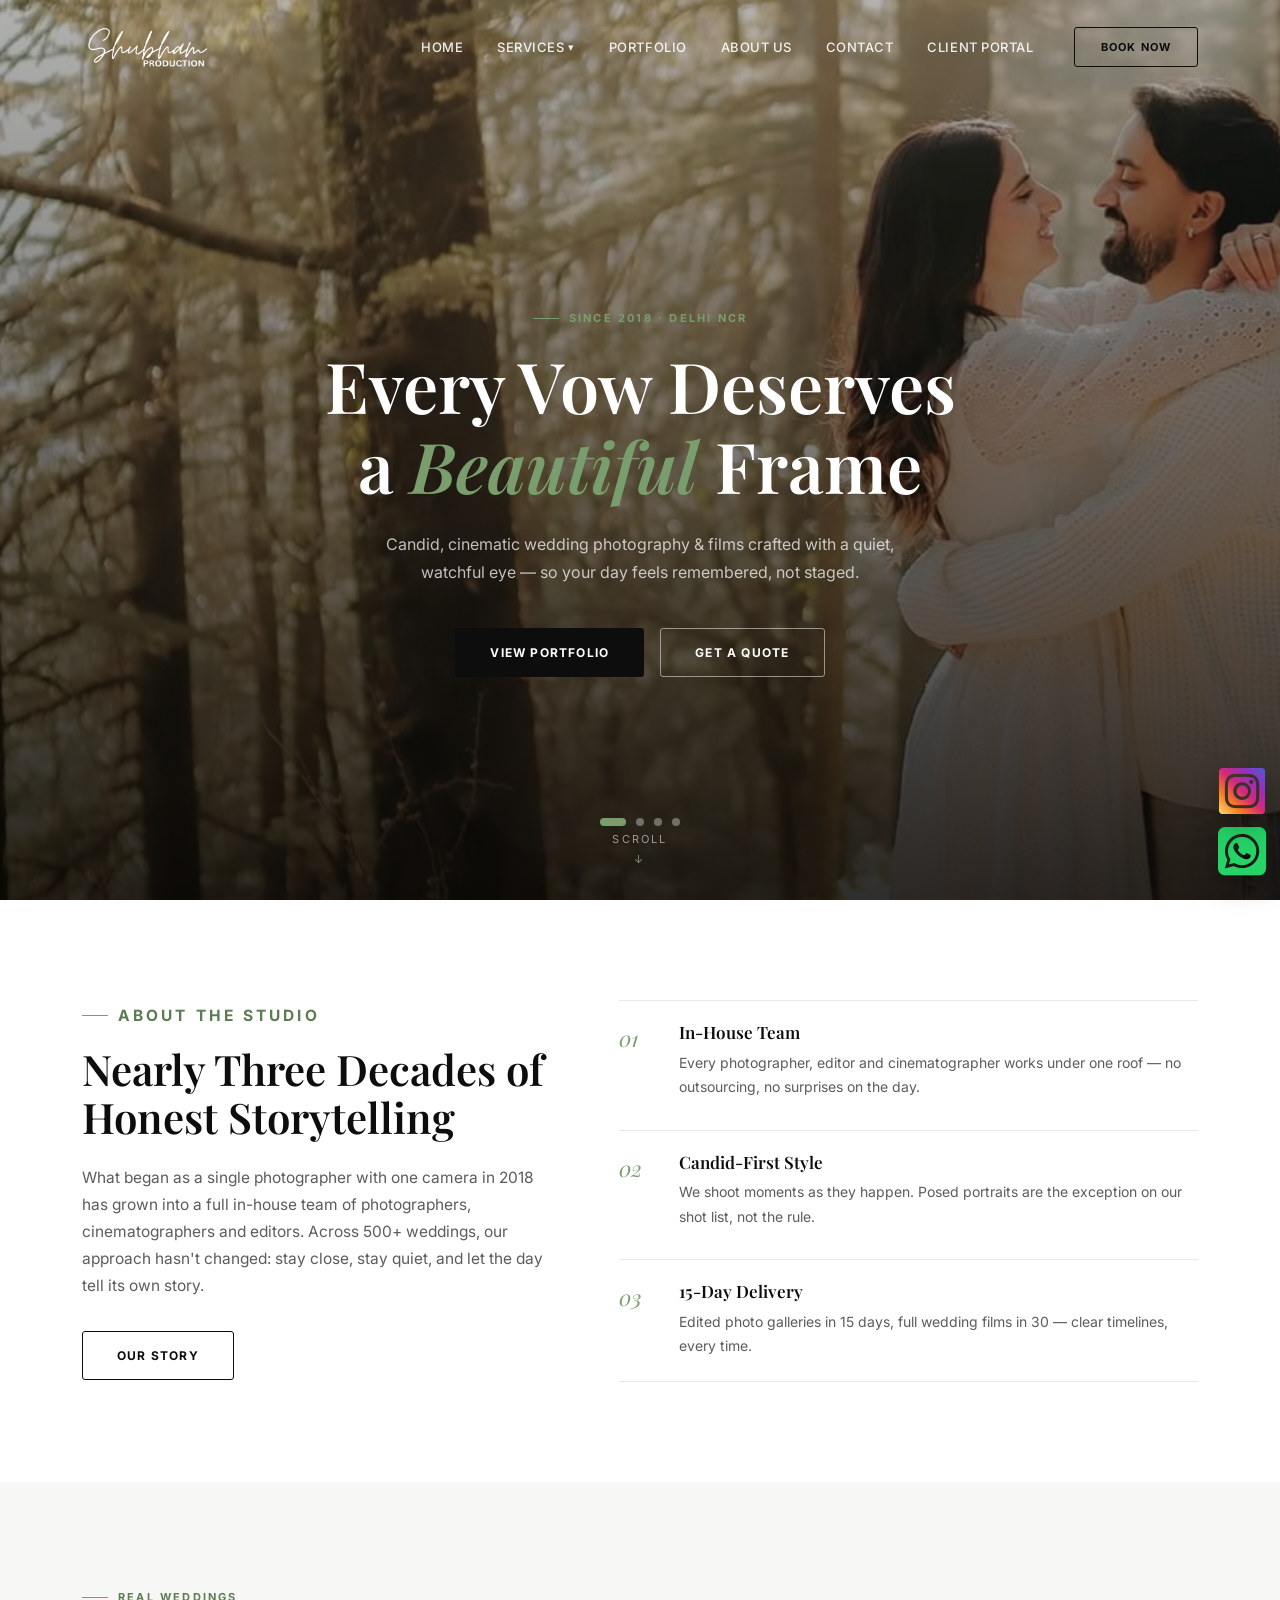
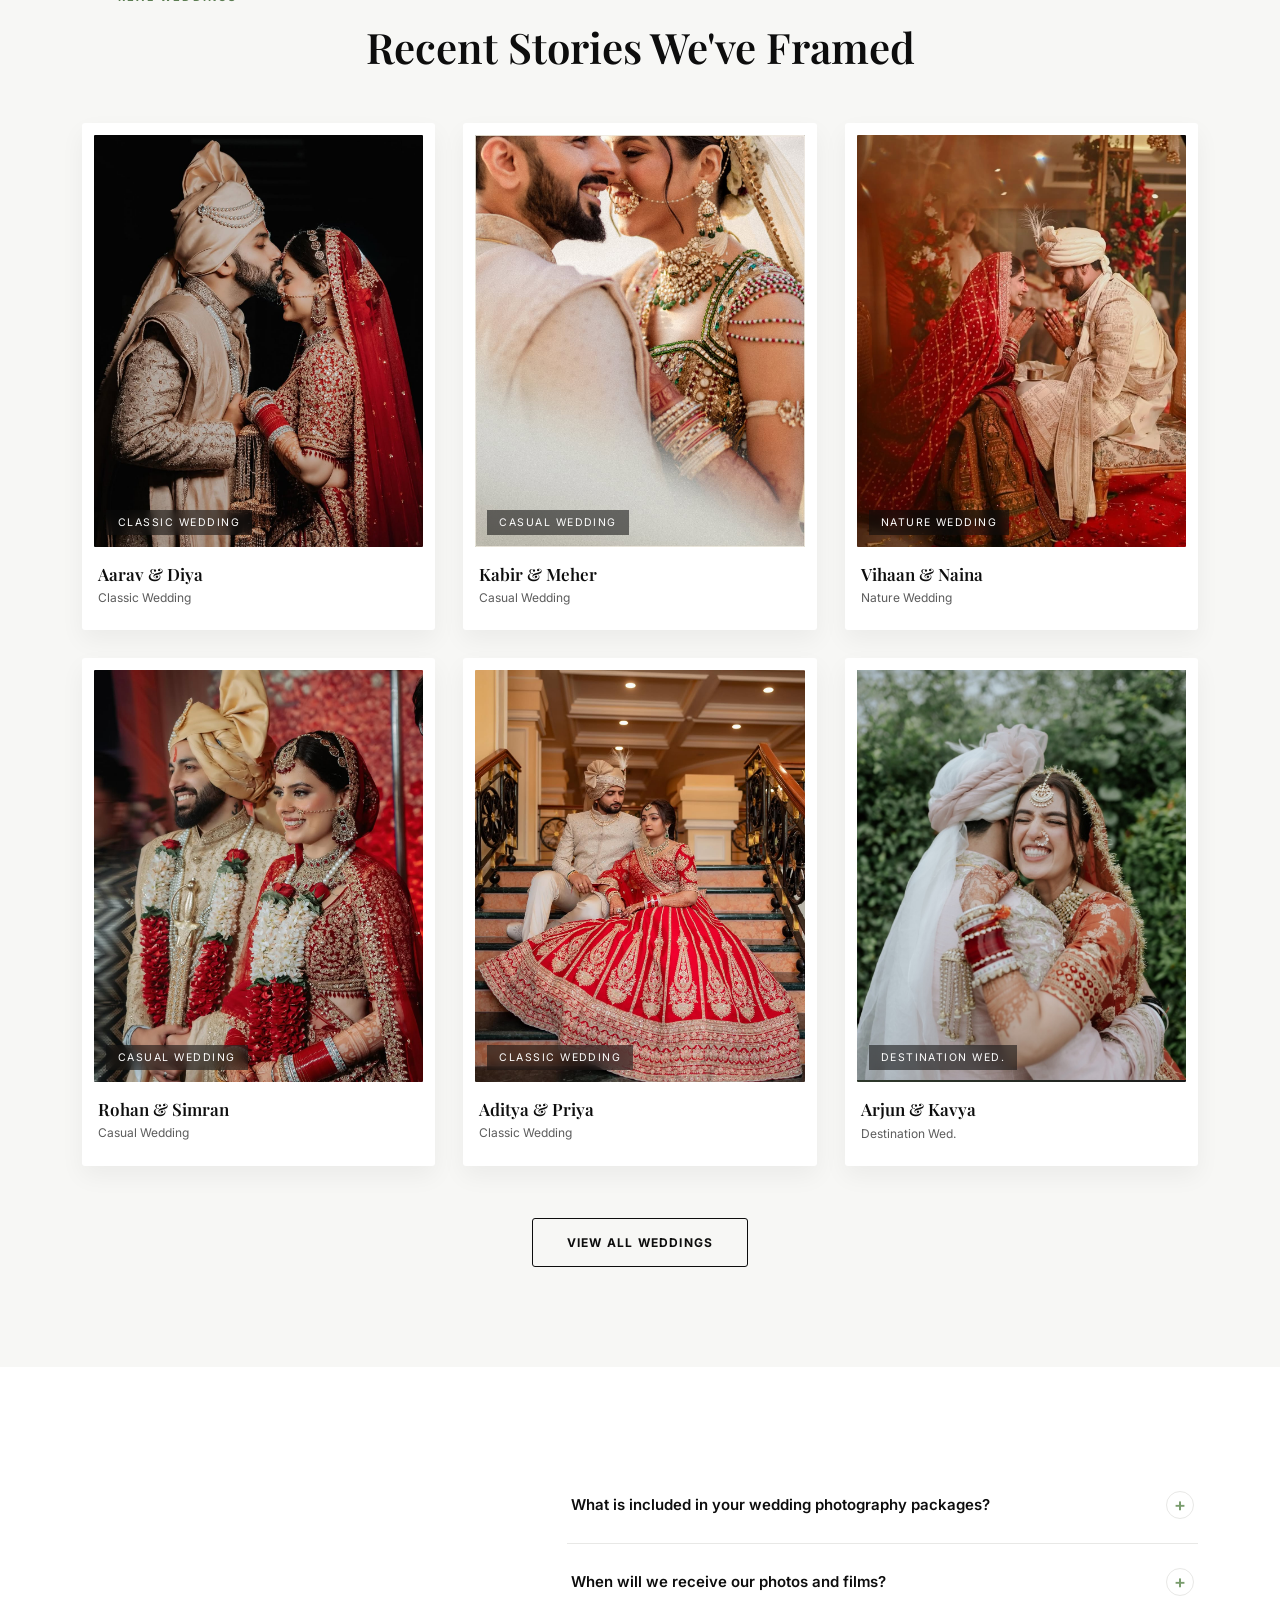
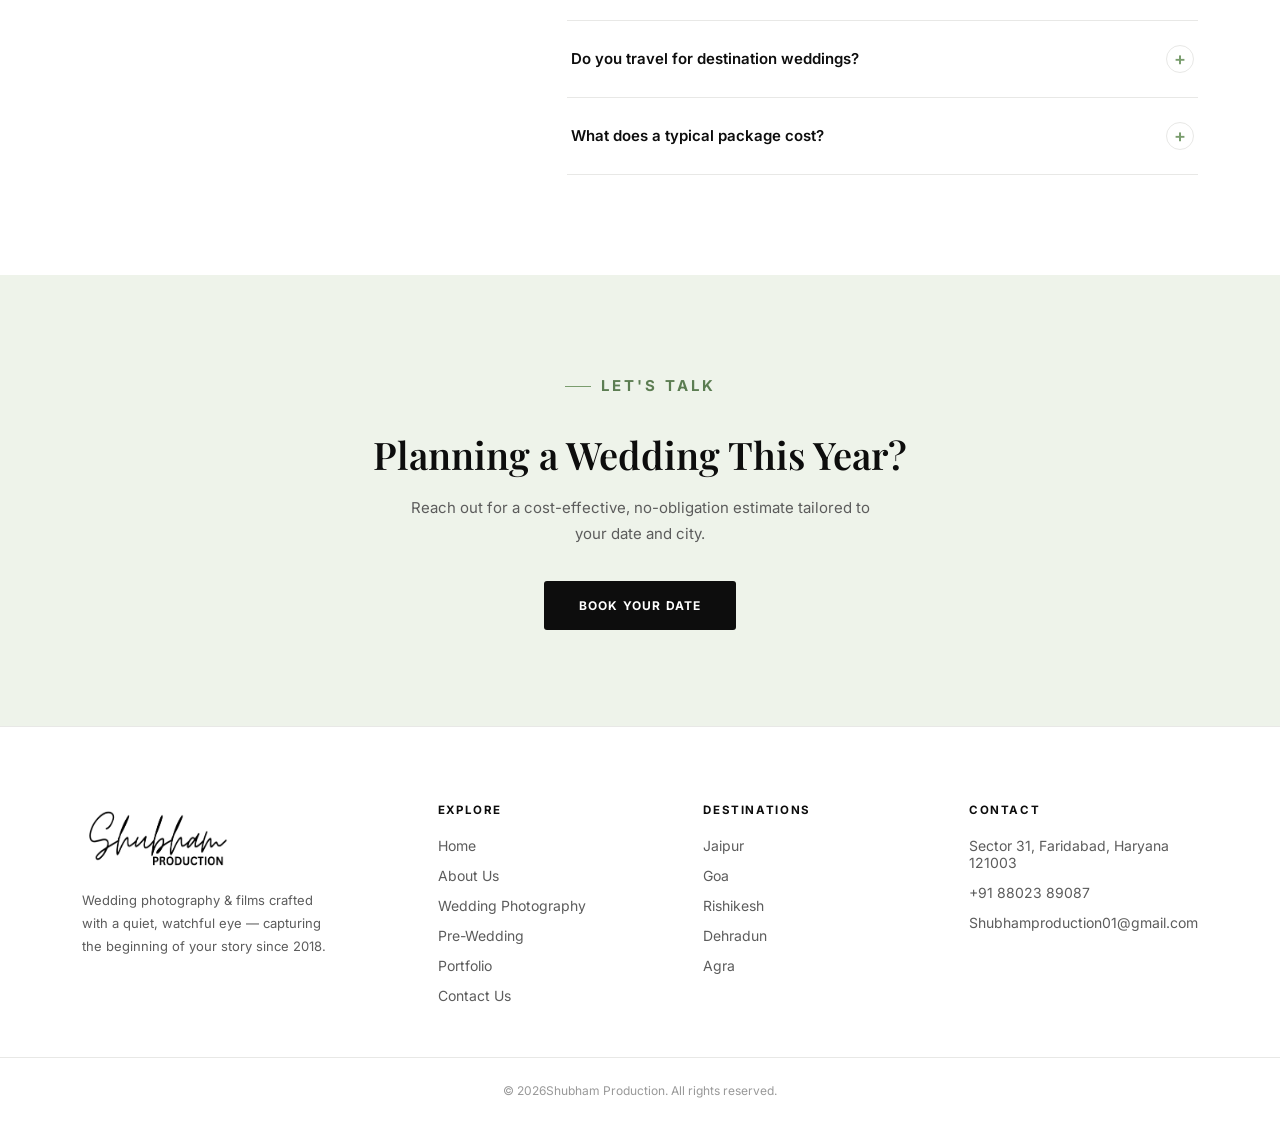
<file: index.html>
<!DOCTYPE html>
<html lang="en">

<head>
  <meta charset="UTF-8">
  <meta name="viewport" content="width=device-width, initial-scale=1.0">
  <title>Shubham Production | Wedding Photography &amp; Films</title>
  <link rel="preconnect" href="https://fonts.googleapis.com">
  <link
    href="https://fonts.googleapis.com/css2?family=Playfair+Display:ital,wght@0,500;0,600;0,700;1,500&family=Inter:wght@400;500;600&display=swap"
    rel="stylesheet">
  <link rel="stylesheet" href="style.css">
  <link rel="stylesheet" href="offer-popup.css">
  <link rel="stylesheet" href="https://cdnjs.cloudflare.com/ajax/libs/font-awesome/6.5.2/css/all.min.css">
  <link rel="icon" href="img/favicon.png">
</head>

<body>

  <header class="site-header" id="header">
    <div class="header-inner">
      <a href="index.html" class="logo h-logo"><img src="img/logo-white.png" alt="Shubham Production"></a>
      <nav class="main-nav" id="mainNav">
        <a href="index.html" class="nav-link active">Home</a>
        <div class="nav-dropdown">
          <a href="#" class="nav-link">Services <i class="chev">▾</i></a>
          <div class="dropdown-menu">
            <a href="pre-wedding.html">Pre-Wedding Photography</a>
            <a href="wedding.html">Wedding Photography</a>
          </div>
        </div>
        <a href="portfolio.html" class="nav-link">Portfolio</a>
        <a href="about.html" class="nav-link">About Us</a>
        <a href="contact.html" class="nav-link">Contact</a>
        <a href="client-portal.html" class="nav-link">Client Portal</a>
      </nav>
      <a href="contact.html" class="btn btn-outline header-cta">Book Now</a>
      <button class="menu-toggle" id="menuToggle" aria-label="Toggle menu">
        <span></span><span></span><span></span>
      </button>
    </div>
  </header>

  <!-- ================= HERO (rotating Ken Burns slideshow) ================= -->
  <section class="hero" id="home">
    <div class="hero-slideshow" id="heroSlideshow">
      <div class="hero-slide active"></div>
      <div class="hero-slide"></div>
      <div class="hero-slide"></div>
      <div class="hero-slide"></div>
    </div>
    <div class="hero-overlay"></div>
    <div class="hero-content">
      <p class="eyebrow">Since 2018 · Delhi NCR</p>
      <h1>Every Vow Deserves<br>a <em>Beautiful</em> Frame</h1>
      <p class="hero-sub">Candid, cinematic wedding photography &amp; films crafted with a quiet, watchful eye — so your
        day feels remembered, not staged.</p>
      <div class="hero-actions">
        <a href="portfolio.html" class="btn btn-gold">View Portfolio</a>
        <a href="contact.html" class="btn btn-ghost">Get a Quote</a>
      </div>
    </div>
    <div class="hero-dots" id="heroDots"></div>
    <div class="hero-scroll">Scroll <span >↓</span></div>
  </section>

  <!-- ================= ABOUT / FEATURES ================= -->
  <section class="about" id="about">
    <div class="section-inner about-grid">
      <div class="about-copy reveal">
        <p class="eyebrow">About the Studio</p>
        <h2>Nearly Three Decades of<br>Honest Storytelling</h2>
        <p>What began as a single photographer with one camera in 2018 has grown into a full in-house team of
          photographers, cinematographers and editors. Across 500+ weddings, our approach hasn't changed: stay close,
          stay quiet, and let the day tell its own story.</p>
        <a href="about.html" class="btn btn-outline" style="margin-top:32px;">Our Story</a>
      </div>
      <div class="about-features">
        <div class="feature reveal">
          <span class="feature-num">01</span>
          <h3>In-House Team</h3>
          <p>Every photographer, editor and cinematographer works under one roof — no outsourcing, no surprises on the
            day.</p>
        </div>
        <div class="feature reveal reveal-delay-1">
          <span class="feature-num">02</span>
          <h3>Candid-First Style</h3>
          <p>We shoot moments as they happen. Posed portraits are the exception on our shot list, not the rule.</p>
        </div>
        <div class="feature reveal reveal-delay-2">
          <span class="feature-num">03</span>
          <h3>15-Day Delivery</h3>
          <p>Edited photo galleries in 15 days, full wedding films in 30 — clear timelines, every time.</p>
        </div>
      </div>
    </div>
  </section>

  <!-- ================= PORTFOLIO ================= -->
  <section class="portfolio" id="portfolio">
    <div class="section-inner">
      <p class="eyebrow center reveal">Real Weddings</p>
      <h2 class="center reveal">Recent Stories We've Framed</h2>

      <div class="portfolio-grid" id="portfolioGrid"></div>

      <div class="portfolio-cta">
        <a href="portfolio.html#pfStickyBar" class="btn btn-outline">View All Weddings</a>
      </div>
    </div>
  </section>

  <!-- ================= FAQ ================= -->
  <section class="faq" id="faq">
    <div class="section-inner faq-grid">
      <div class="faq-heading reveal">
        <p class="eyebrow">Good to Know</p>
        <h2>Frequently Asked<br>Questions</h2>
        <p class="faq-sub">Can't find your answer here? Send us a message and we'll get back within a day.</p>
        <a href="contact.html" class="btn btn-gold" style="margin-top:28px;">Ask a Question</a>
      </div>

      <div class="faq-list" id="faqList">
        <div class="faq-item">
          <button class="faq-question">
            What is included in your wedding photography packages?
            <span class="faq-icon">+</span>
          </button>
          <div class="faq-answer">
            <p>Our packages can include candid photography, traditional photography, cinematic films, pre-wedding
              shoots, and more. We tailor each package around your wedding events, requirements, and budget.</p>
          </div>
        </div>
        
        <div class="faq-item">
          <button class="faq-question">When will we receive our photos and films?<span
              class="faq-icon">+</span></button>
          <div class="faq-answer">
            <p>Edited photo galleries are delivered within 15 days of the event, and full wedding films within 30 days.
              A short teaser reel is usually ready within 72 hours.</p>
          </div>
        </div>
        <div class="faq-item">
          <button class="faq-question">Do you travel for destination weddings?<span class="faq-icon">+</span></button>
          <div class="faq-answer">
            <p>Yes — we travel across India to capture your special day. Travel, stay and logistics are planned upfront
              and included in one transparent package quote.</p>
          </div>
        </div>
        <div class="faq-item">
          <button class="faq-question">What does a typical package cost?<span class="faq-icon">+</span></button>
          <div class="faq-answer">
            <p>Our one-day wedding photography package starts at <strong>₹50,000</strong>. Pricing may vary depending on
              coverage hours, team size and deliverables. Use the contact form and we'll send you a tailored estimate
              for your wedding.</p>
          </div>
        </div>
      </div>
    </div>
  </section>

  <!-- ================= CTA BANNER ================= -->
  <section class="cta-banner">
    <div class="section-inner" style="padding:0;">
      <p class="eyebrow center">Let's Talk</p>
      <h2>Planning a Wedding This Year?</h2>
      <p>Reach out for a cost-effective, no-obligation estimate tailored to your date and city.</p>
      <a href="contact.html" class="btn btn-gold">Book Your Date</a>
    </div>
  </section>

  <footer class="site-footer">
    <div class="section-inner footer-grid">
      <div class="footer-brand">
        <a href="index.html" class="logo"><img src="img/logo.png" style="width: 150px; height: 70px;"
            alt="Shubham Production"></a>
        <p>Wedding photography &amp; films crafted with a quiet, watchful eye — capturing the beginning of your story
          since 2018.</p>
      </div>
      <div class="footer-col">
        <h4>Explore</h4>
        <a href="index.html">Home</a>
        <a href="about.html">About Us</a>
        <a href="wedding.html">Wedding Photography</a>
        <a href="pre-wedding.html">Pre-Wedding</a>
        <a href="portfolio.html">Portfolio</a>
        <a href="contact.html">Contact Us</a>
      </div>
      <div class="footer-col">
        <h4>Destinations</h4>
        <a href="portfolio.html">Jaipur</a>
        <a href="portfolio.html">Goa</a>
        <a href="portfolio.html">Rishikesh</a>
        <a href="portfolio.html">Dehradun</a>
        <a href="portfolio.html">Agra</a>
      </div>
      <div class="footer-col">
        <h4>Contact</h4>
        <a href="contact.html">Sector 31, Faridabad, Haryana 121003</a>
        <a href="tel:+918802389087">+91 88023 89087</a>
        <a href="mailto:Shubhamproduction01@gmail.com">Shubhamproduction01@gmail.com</a>
      </div>
    </div>
    <div class="footer-bottom">
      <p>© <span id="year"></span>Shubham Production. All rights reserved.</p>
    </div>
  </footer>

  <a href="https://wa.me/918802389087" target="_blank" class="whatsapp-fab" aria-label="Contact us"><i
      class="fa-brands fa-square-whatsapp"></i></a>
  <a href="https://www.instagram.com/shubhamproduction_/" target="_blank" class="instagram-fab"
    aria-label="Contact us"><i class="fa-brands fa-square-instagram"></i></a>

  <script src="script.js"></script>
  <script src="offer-popup.js" defer></script>
</body>

</html>
</file>
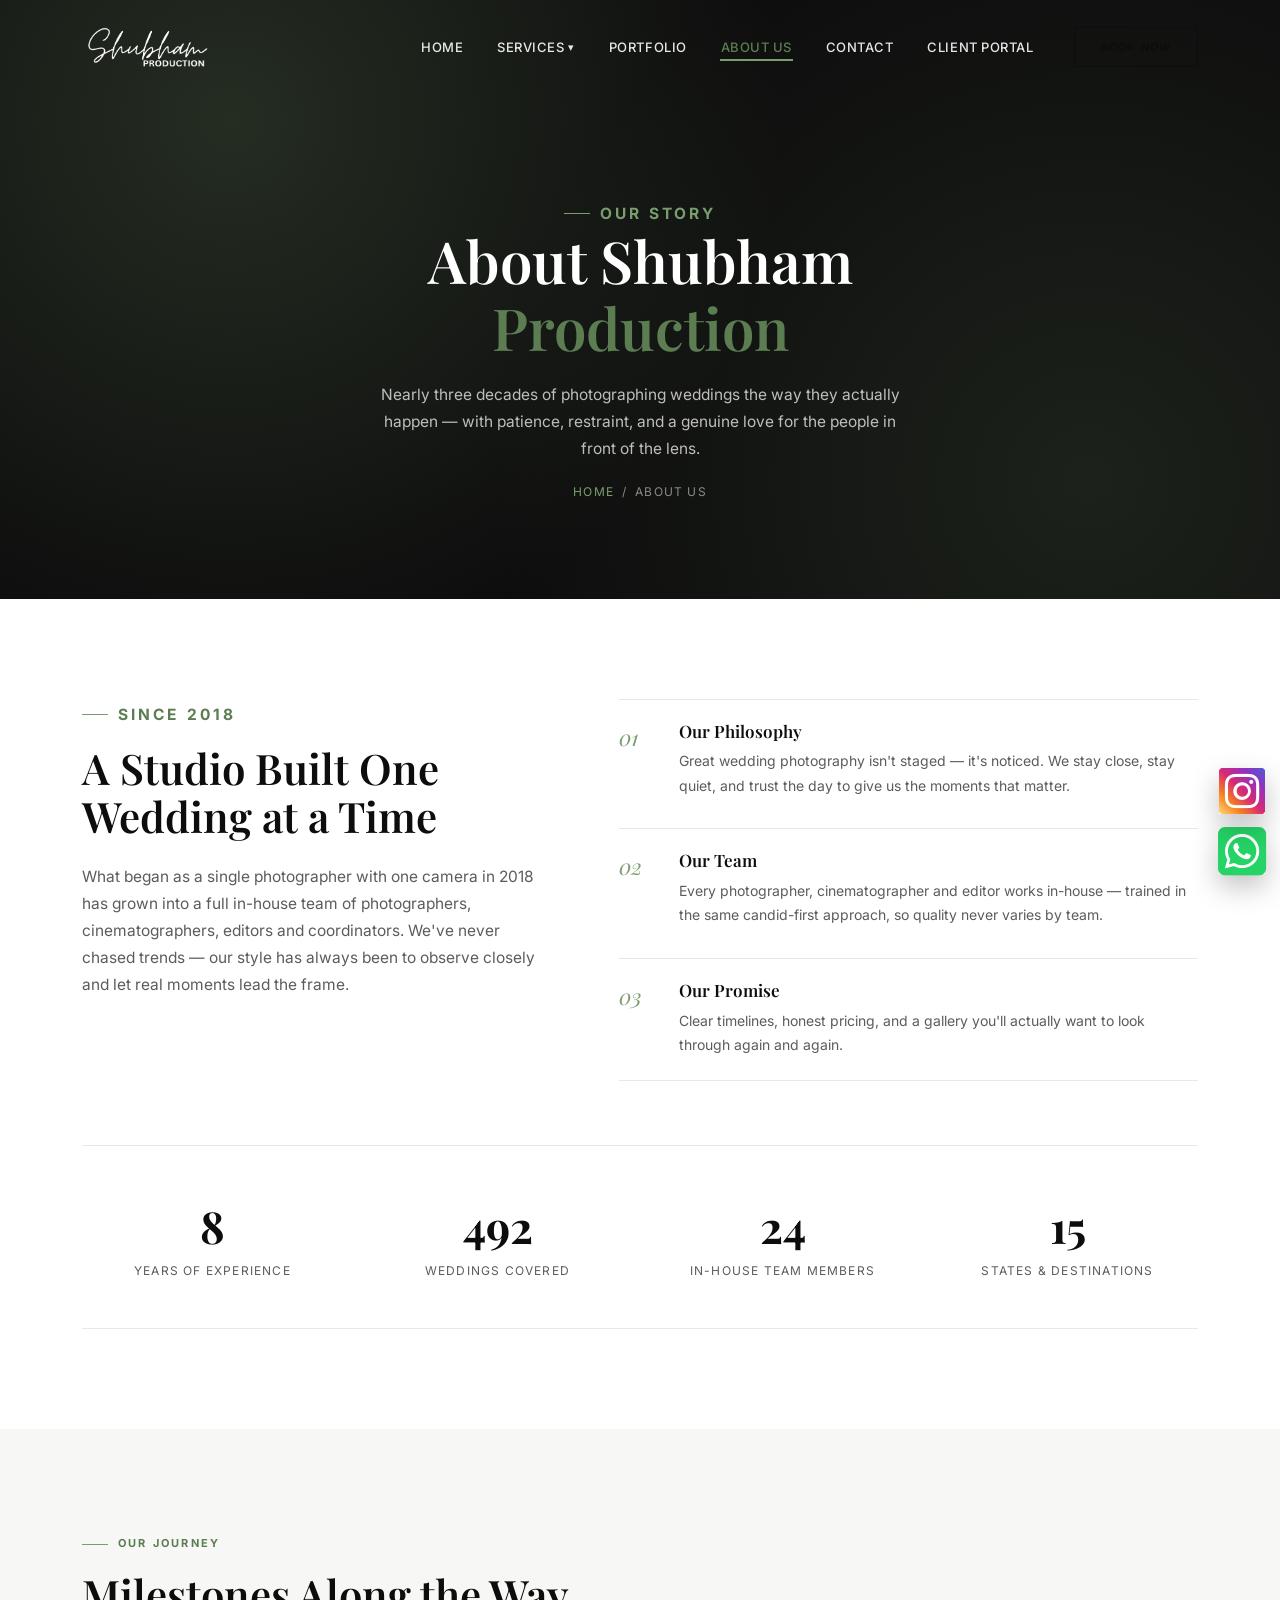
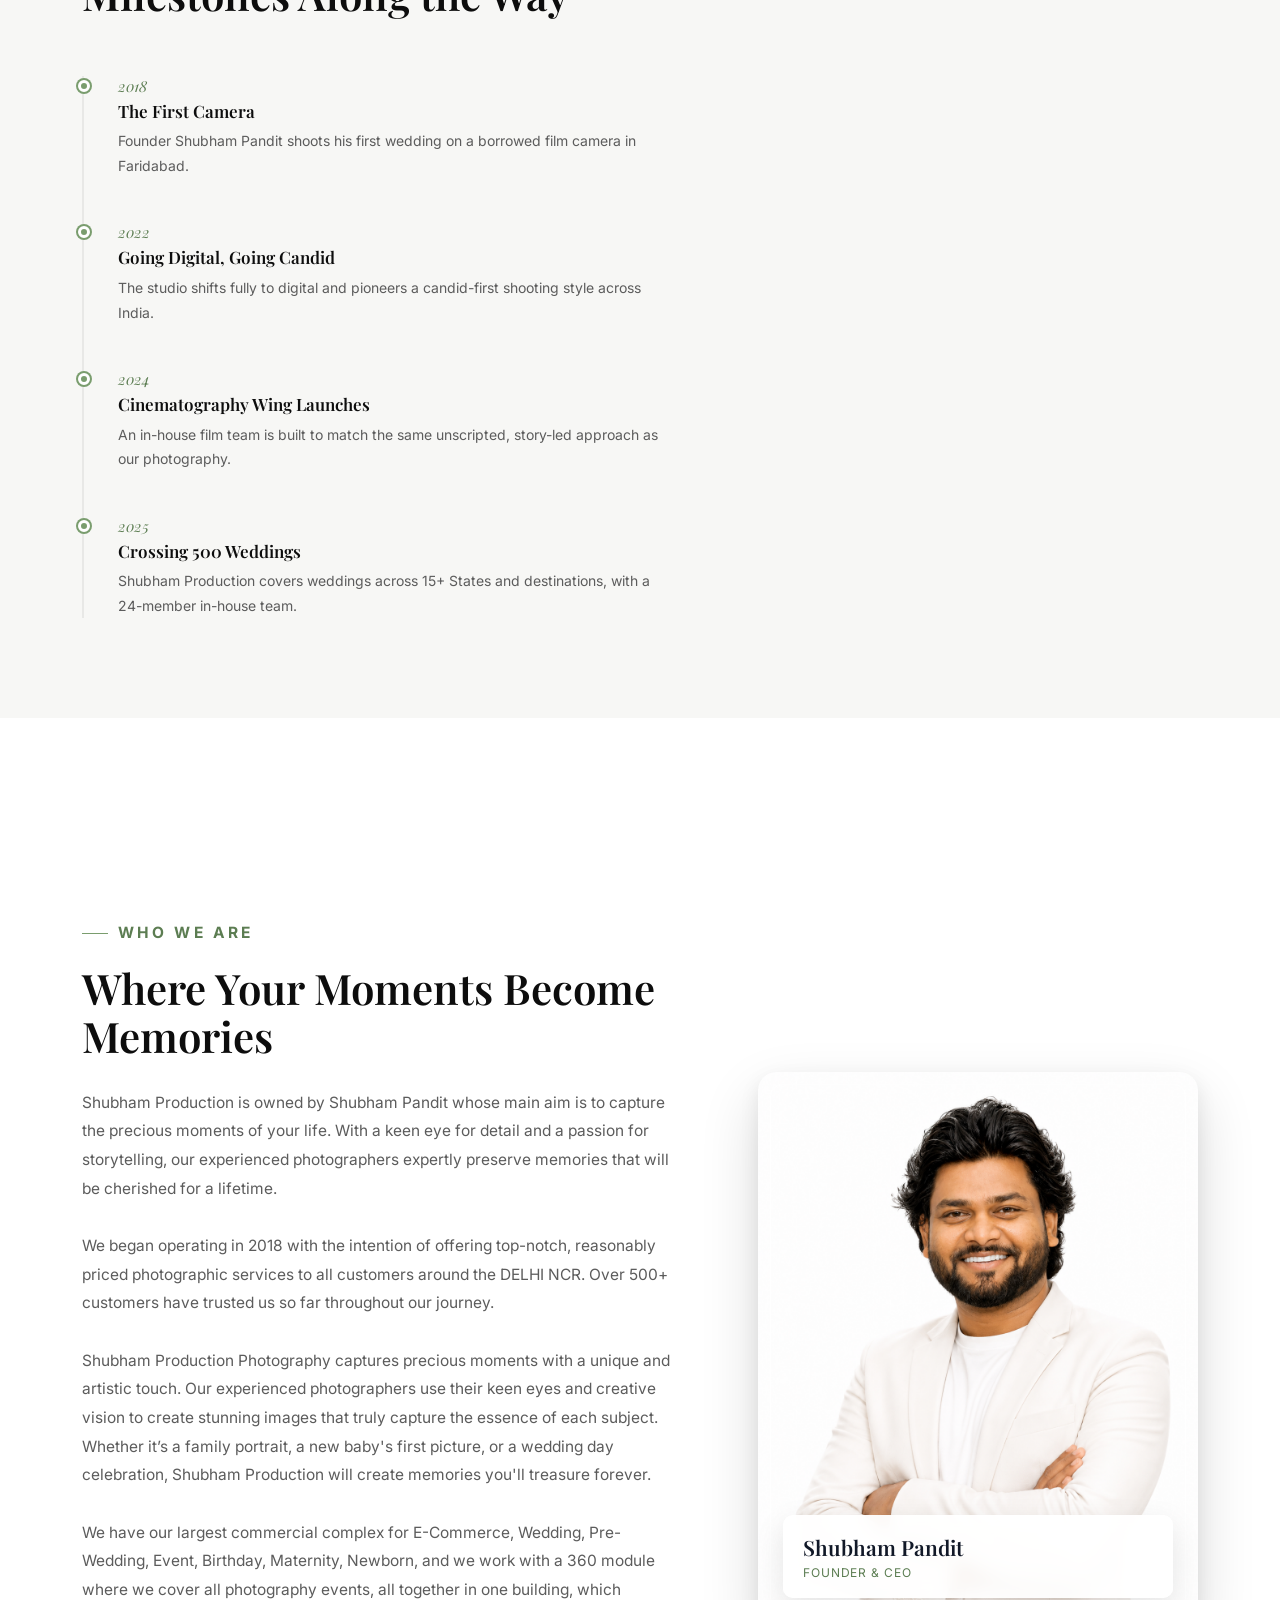
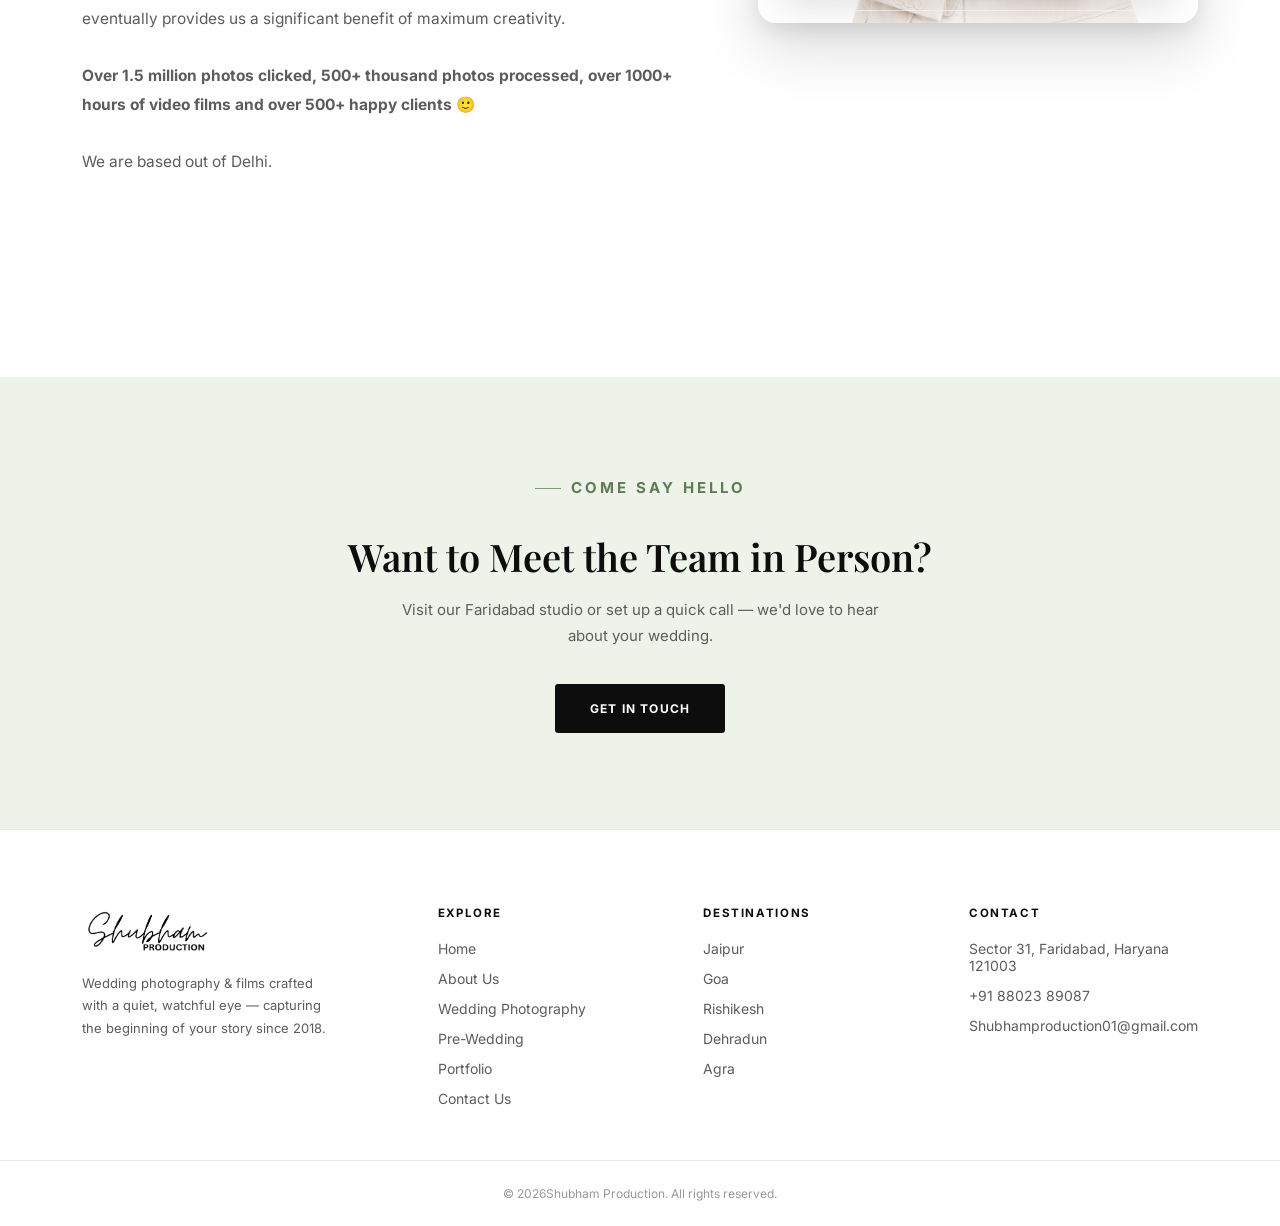
<file: about.html>
<!DOCTYPE html>
<html lang="en">

<head>
  <meta charset="UTF-8">
  <meta name="viewport" content="width=device-width, initial-scale=1.0">
  <title>About Us | Shubham Production</title>
  <link rel="preconnect" href="https://fonts.googleapis.com">
  <link
    href="https://fonts.googleapis.com/css2?family=Playfair+Display:ital,wght@0,500;0,600;0,700;1,500&family=Inter:wght@400;500;600&display=swap"
    rel="stylesheet">
  <link rel="stylesheet" href="style.css">
  <link rel="stylesheet" href="offer-popup.css">
  <link rel="icon" href="img/favicon.png">
  <link rel="stylesheet" href="https://cdnjs.cloudflare.com/ajax/libs/font-awesome/6.5.2/css/all.min.css">
</head>

<body>

  <header class="site-header" id="header">
    <div class="header-inner">
      <a href="index.html" class="logo h-logo"><img src="img/logo-white.png"
          alt="Shubham Production"></a>
      <nav class="main-nav" id="mainNav">
        <a href="index.html" class="nav-link">Home</a>
        <div class="nav-dropdown">
          <a href="#" class="nav-link">Services <i class="chev">▾</i></a>
          <div class="dropdown-menu">
            <a href="pre-wedding.html">Pre-Wedding Photography</a>
            <a href="wedding.html">Wedding Photography</a>
          </div>
        </div>
        <a href="portfolio.html" class="nav-link">Portfolio</a>
        <a href="about.html" class="nav-link  active">About Us</a>
        <a href="contact.html" class="nav-link">Contact</a>
        <a href="client-portal.html" class="nav-link">Client Portal</a>
      </nav>
      <a href="contact.html" class="btn btn-outline header-cta">Book Now</a>
      <button class="menu-toggle" id="menuToggle" aria-label="Toggle menu">
        <span></span><span></span><span></span>
      </button>
    </div>
  </header>


  <section class="page-hero">
    <div class="page-hero-content">
      <p class="eyebrow">Our Story</p>
      <h1>About Shubham <span style="color: #5c7d52;">Production</span></h1>
      <p>Nearly three decades of photographing weddings the way they actually happen — with patience, restraint, and a
        genuine love for the people in front of the lens.</p>
      <div class="breadcrumb"><a href="index.html">Home</a><span class="sep">/</span>About Us</div>
    </div>
  </section>

  <section class="about">
    <div class="section-inner">
      <div class="about-grid">
        <div class="about-copy reveal">
          <p class="eyebrow">Since 2018</p>
          <h2>A Studio Built One<br>Wedding at a Time</h2>
          <p>What began as a single photographer with one camera in 2018 has grown into a full in-house team of
            photographers, cinematographers, editors and coordinators. We've never chased trends — our style has always
            been to observe closely and let real moments lead the frame.</p>
        </div>
        <div class="about-features">
          <div class="feature reveal">
            <span class="feature-num">01</span>
            <h3>Our Philosophy</h3>
            <p>Great wedding photography isn't staged — it's noticed. We stay close, stay quiet, and trust the day to
              give us the moments that matter.</p>
          </div>
          <div class="feature reveal reveal-delay-1">
            <span class="feature-num">02</span>
            <h3>Our Team</h3>
            <p>Every photographer, cinematographer and editor works in-house — trained in the same candid-first
              approach, so quality never varies by team.</p>
          </div>
          <div class="feature reveal reveal-delay-2">
            <span class="feature-num">03</span>
            <h3>Our Promise</h3>
            <p>Clear timelines, honest pricing, and a gallery you'll actually want to look through again and again.</p>
          </div>
        </div>
      </div>

      <div class="stats-grid">
        <div class="stat">
          <div class="stat-num" data-target="8" data-suffix="+">0</div>
          <div class="stat-label">Years of Experience</div>
        </div>
        <div class="stat">
          <div class="stat-num" data-target="500" data-suffix="+">0</div>
          <div class="stat-label">Weddings Covered</div>
        </div>
        <div class="stat">
          <div class="stat-num" data-target="24" data-suffix="">0</div>
          <div class="stat-label">In-House Team Members</div>
        </div>
        <div class="stat">
          <div class="stat-num" data-target="15" data-suffix="+">0</div>
          <div class="stat-label">States &amp; Destinations</div>
        </div>
      </div>
    </div>
  </section>

  <section class="portfolio">
    <div class="section-inner">
      <p class="eyebrow reveal">Our Journey</p>
      <h2 class="reveal">Milestones Along the Way</h2>

      <div class="timeline">
        <div class="timeline-item reveal">
          <div class="timeline-year">2018</div>
          <h3>The First Camera</h3>
          <p>Founder Shubham Pandit shoots his first wedding on a borrowed film camera in Faridabad.</p>
        </div>
        <div class="timeline-item reveal reveal-delay-1">
          <div class="timeline-year">2022</div>
          <h3>Going Digital, Going Candid</h3>
          <p>The studio shifts fully to digital and pioneers a candid-first shooting style across India.</p>
        </div>
        <div class="timeline-item reveal reveal-delay-2">
          <div class="timeline-year">2024</div>
          <h3>Cinematography Wing Launches</h3>
          <p>An in-house film team is built to match the same unscripted, story-led approach as our photography.</p>
        </div>
        <div class="timeline-item reveal reveal-delay-3">
          <div class="timeline-year">2025</div>
          <h3>Crossing 500 Weddings</h3>
          <p>Shubham Production covers weddings across 15+ States and destinations, with a 24-member in-house team.</p>
        </div>
      </div>
    </div>
  </section>
<!-- 
  <div class="section-inner">
    <div class="about-copy reveal">
      <p class="eyebrow">Who we are</p>
      <h2>Where Your Moments Become Memories</h2>
      <p>Shubham Production is owned by Shubham Pandit whose main aim is to capture the precious moments of your life,
        With a keen eye for detail and a passion for storytelling, our experienced photographers expertly preserving
        memories that will be cherished for a lifetime. <br><br> We began operating in 2018 with the intention of offering
        top-notch, reasonably priced photographic services to all customers around the DELHI NCR. Over 500+ Customers
        have trusted us so far throughout our journey.<br><br> Shubham Production Photography captures precious moments with a
        unique and artistic touch. Our experienced photographers use their keen eyes and creative vision to create
        stunning images that truly capture the essence of each subject. Whether it’s a family portrait, a new baby’s
        first picture, or a wedding day celebration, Shubham Production will create memories you’ll treasure forever.<br><br> We
        have our largest commercial complex for E-Commerce, Wedding, Pre-Wedding, Event, Birthday, Maternity, Newborn,
        and we are work with 360 module where we cover all photography events, all together in one building. which
        eventually provides us a significant benefit of maximum creativity.<br><br> "Over 1.5 million photos clicked, 500+
        thousand photos processed, over 1000+ hours of the video films and over 500+ happy clients 🙂 " <br><br> We are based
        out of Delhi.</p>
    </div>
  </div> -->

<section class="who-we-are">
  <div class="section-inner">
    <div class="who-we-are-grid">

      <!-- TEXT -->
      <div class="about-copy reveal">
        <p class="eyebrow">Who we are</p>

        <h2>Where Your Moments Become Memories</h2>

        <p>
          Shubham Production is owned by Shubham Pandit whose main aim is to capture
          the precious moments of your life. With a keen eye for detail and a passion
          for storytelling, our experienced photographers expertly preserve memories
          that will be cherished for a lifetime.
          <br><br>

          We began operating in 2018 with the intention of offering top-notch,
          reasonably priced photographic services to all customers around the DELHI NCR.
          Over 500+ customers have trusted us so far throughout our journey.
          <br><br>

          Shubham Production Photography captures precious moments with a unique and
          artistic touch. Our experienced photographers use their keen eyes and creative
          vision to create stunning images that truly capture the essence of each subject.
          Whether it’s a family portrait, a new baby's first picture, or a wedding day
          celebration, Shubham Production will create memories you'll treasure forever.
          <br><br>

          We have our largest commercial complex for E-Commerce, Wedding, Pre-Wedding,
          Event, Birthday, Maternity, Newborn, and we work with a 360 module where we
          cover all photography events, all together in one building, which eventually
          provides us a significant benefit of maximum creativity.
          <br><br>

          <strong>
            Over 1.5 million photos clicked, 500+ thousand photos processed,
            over 1000+ hours of video films and over 500+ happy clients 🙂
          </strong>

          <br><br>

          We are based out of Delhi.
        </p>
      </div>

      <!-- PHOTO -->
      <div class="who-we-are-photo reveal reveal-delay-1">
        <div class="who-photo-frame">
          <img src="img/Shubham.png" alt="Shubham Pandit - Founder of Shubham Production">
        </div>

        <div class="who-photo-caption">
          <span>Shubham Pandit</span>
          <small>Founder &amp; CEO </small>
        </div>
      </div>

    </div>
  </div>
</section>

  <!-- <section class="about">
    <div class="section-inner">
      <p class="eyebrow reveal">Meet The Team</p>
      <h2 class="reveal">The People Behind the Lens</h2>

      <div class="team-grid">
        <div class="team-card reveal">
          <div class="team-photo" style="background:linear-gradient(150deg,#1a1a1a,#7a9d6e);"><img
              src="img/Shubham.png" style=" border-radius: 10px;" alt=""></div>
          <h3 class="team-name">Shubham Pandit</h3>
          <p class="team-role">Founder &amp; Lead Photographer</p>
        </div>
        <div class="team-card reveal reveal-delay-1">
          <div class="team-photo" style="background:linear-gradient(150deg,#5c7d52,#111111);"><img
              src="img/portfolio/bridePortraits/1.jpg" style=" border-radius: 10px;" alt=""></div>
          <h3 class="team-name">Ananya Kapoor</h3>
          <p class="team-role">Creative Director</p>
        </div>
        <div class="team-card reveal reveal-delay-2">
          <div class="team-photo" style="background:linear-gradient(150deg,#2e2e2e,#9cb98f);"><img
              src="img/portfolio/bridePortraits/1.jpg" style=" border-radius: 10px;" alt=""></div>
          <h3 class="team-name">Dev Malhotra</h3>
          <p class="team-role">Lead Cinematographer</p>
        </div>
        <div class="team-card reveal reveal-delay-3">
          <div class="team-photo" style="background:linear-gradient(150deg,#3a3a3a,#5c7d52);"><img
              src="img/portfolio/bridePortraits/1.jpg" style=" border-radius: 10px;" alt=""></div>
          <h3 class="team-name">Ishita Rao</h3>
          <p class="team-role">Client Relations</p>
        </div>
      </div>
    </div>
  </section> -->

  <section class="cta-banner">
    <div class="section-inner" style="padding:0;">
      <p class="eyebrow center">Come Say Hello</p>
      <h2>Want to Meet the Team in Person?</h2>
      <p>Visit our Faridabad studio or set up a quick call — we'd love to hear about your wedding.</p>
      <a href="contact.html" class="btn btn-gold">Get in Touch</a>
    </div>
  </section>

  <footer class="site-footer">
    <div class="section-inner footer-grid">
      <div class="footer-brand">
        <a href="index.html" class="logo f-logo"><img src="img/logo.png""
            alt="Shubham Production"></a>
        <p>Wedding photography &amp; films crafted with a quiet, watchful eye — capturing the beginning of your story
          since 2018.</p>
      </div>
      <div class="footer-col">
        <h4>Explore</h4>
        <a href="index.html">Home</a>
        <a href="about.html">About Us</a>
        <a href="wedding.html">Wedding Photography</a>
        <a href="pre-wedding.html">Pre-Wedding</a>
        <a href="portfolio.html">Portfolio</a>
        <a href="contact.html">Contact Us</a>
      </div>
      <div class="footer-col">
        <h4>Destinations</h4>
        <a href="portfolio.html">Jaipur</a>
        <a href="portfolio.html">Goa</a>
        <a href="portfolio.html">Rishikesh</a>
        <a href="portfolio.html">Dehradun</a>
        <a href="portfolio.html">Agra</a>
      </div>
      <div class="footer-col">
        <h4>Contact</h4>
        <a href="contact.html">Sector 31, Faridabad, Haryana 121003</a>
        <a href="tel:+918802389087">+91 88023 89087</a>
        <a href="mailto:Shubhamproduction01@gmail.com">Shubhamproduction01@gmail.com</a>
      </div>
    </div>
    <div class="footer-bottom">
      <p>© <span id="year"></span>Shubham Production. All rights reserved.</p>
    </div>
  </footer>

  
    <a href="https://wa.me/918802389087" target="_blank" class="whatsapp-fab" aria-label="Contact us"><i class="fa-brands fa-square-whatsapp"></i></a>
  <a href="https://www.instagram.com/shubhamproduction_/" target="_blank" class="instagram-fab" aria-label="Contact us"><i class="fa-brands fa-square-instagram"></i></a>
  
  <script src="script.js"></script>
  <script src="offer-popup.js" defer></script>
</body>

</html>
</file>
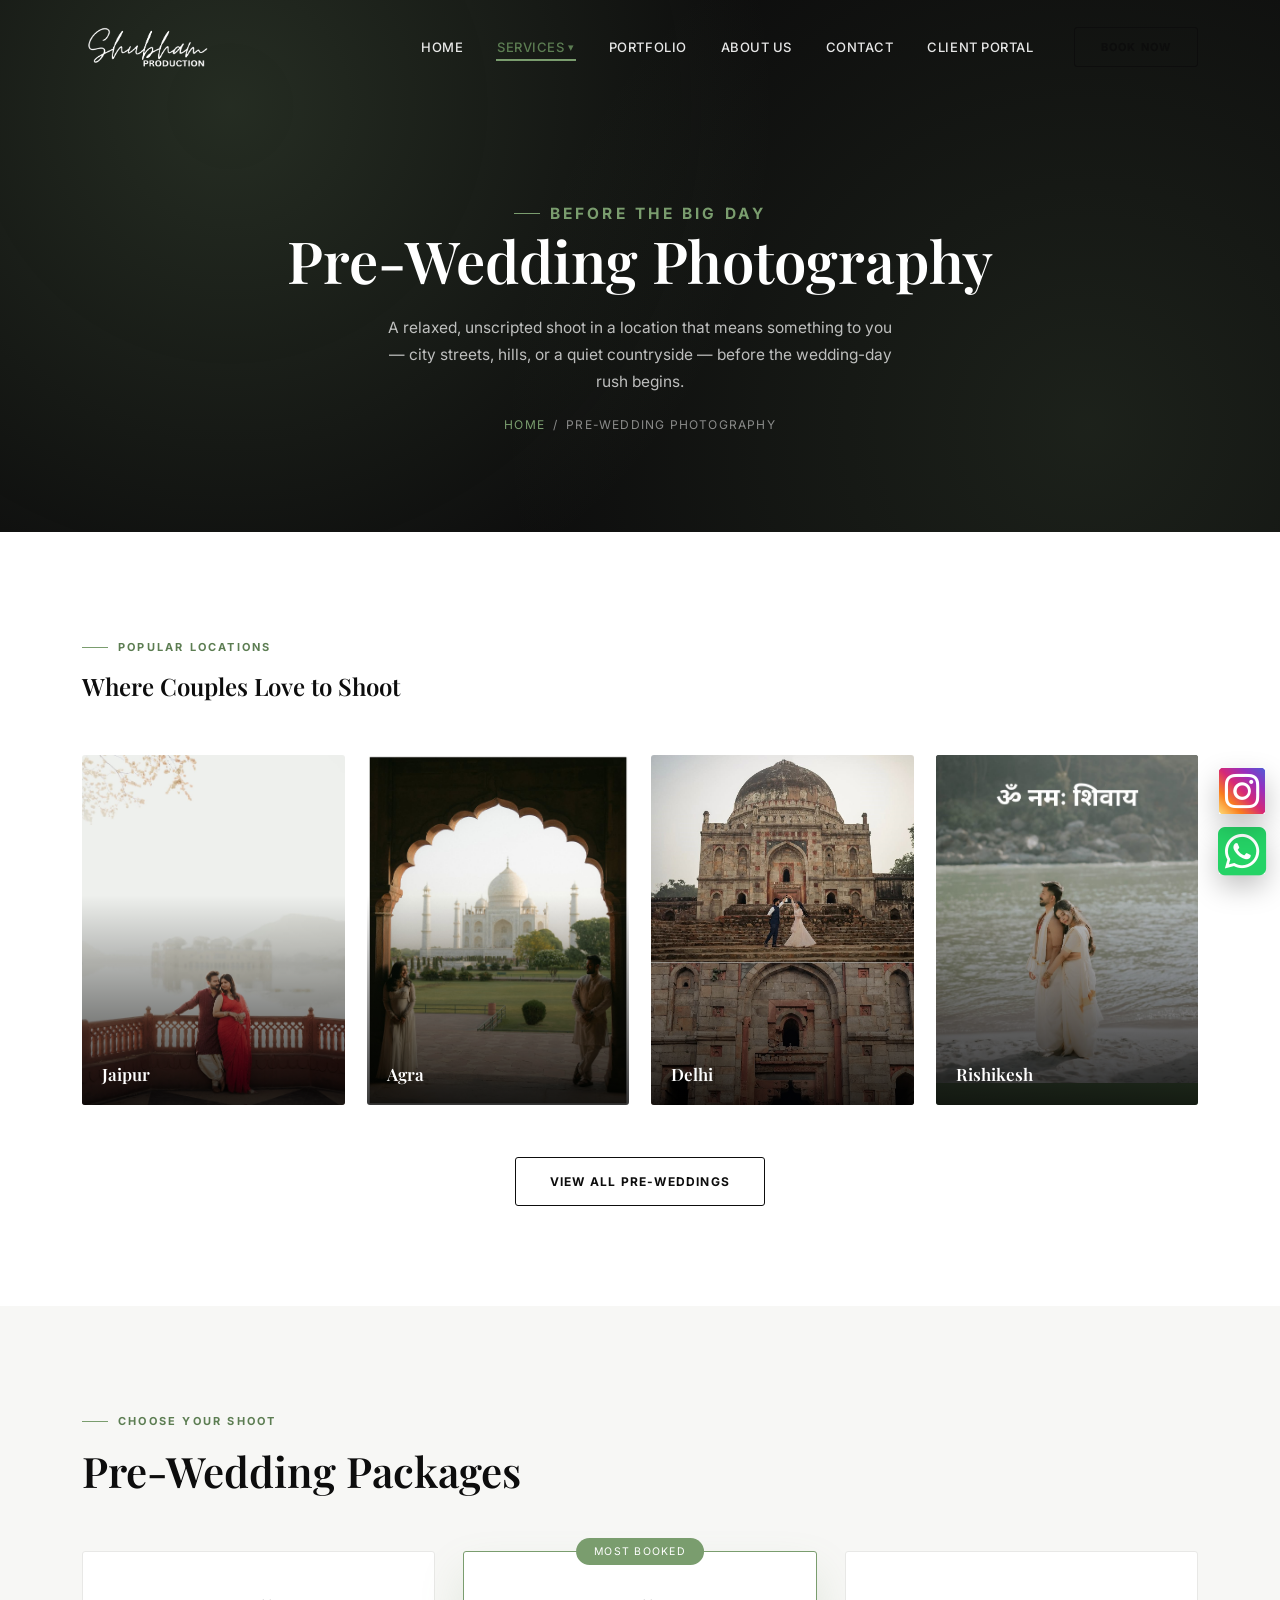
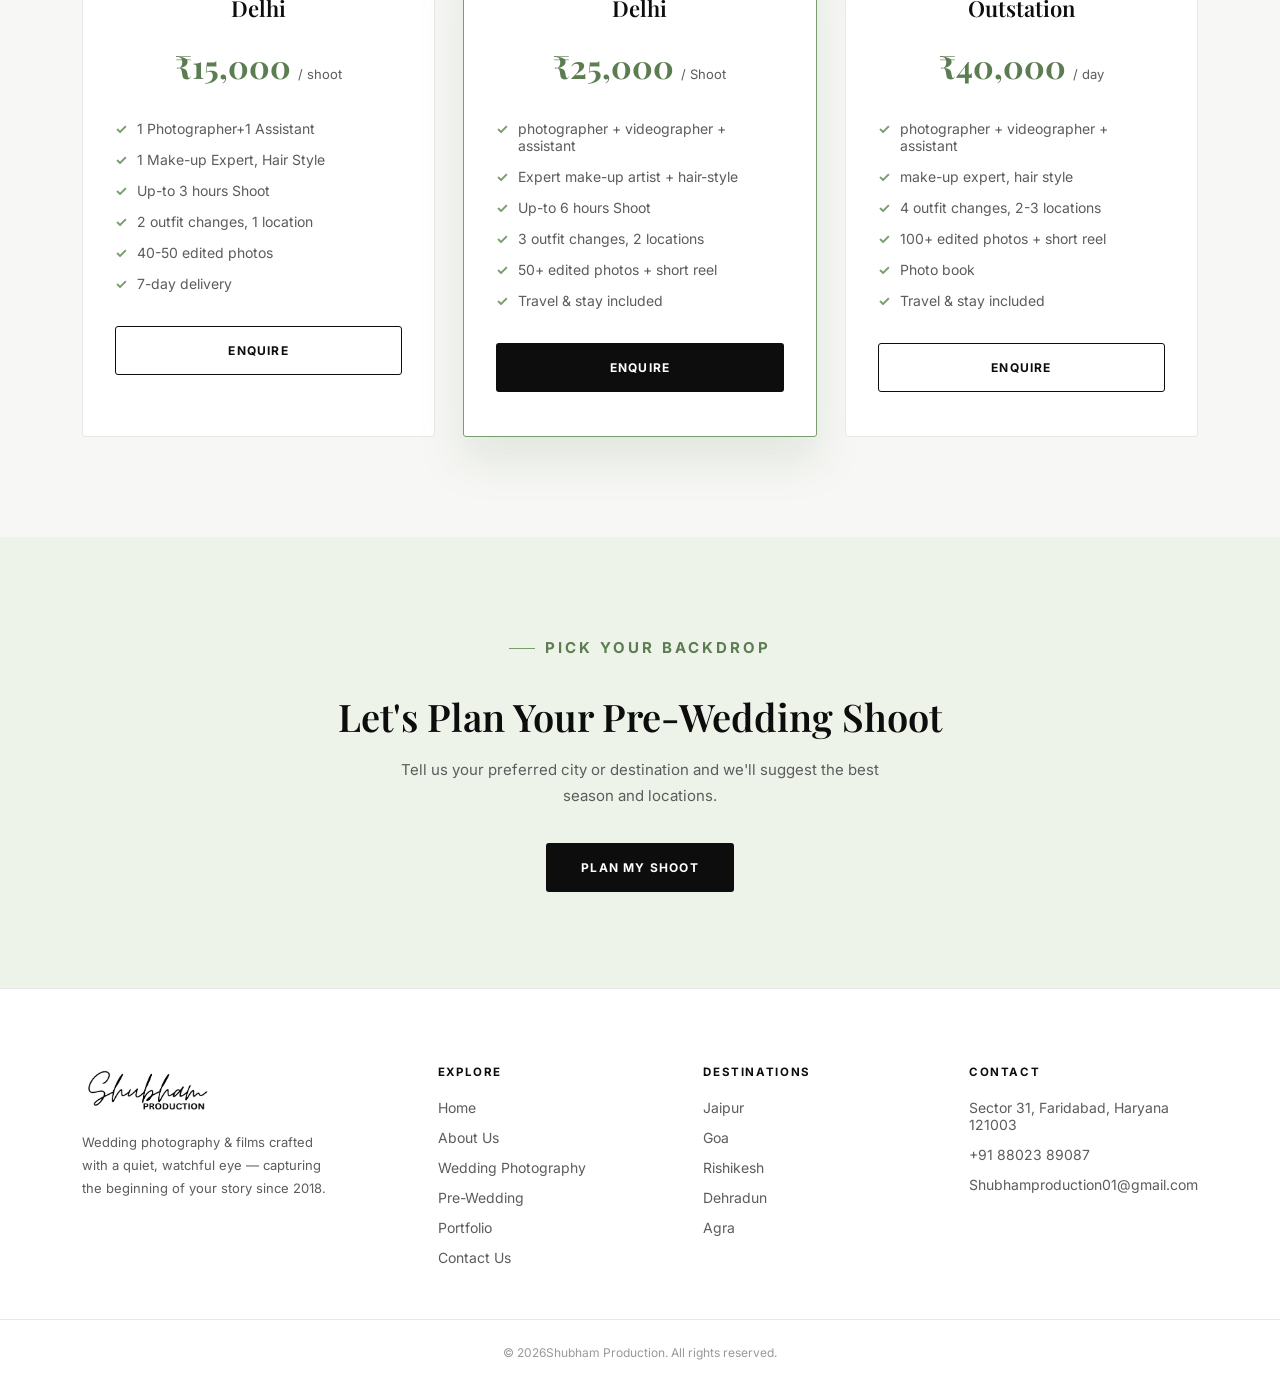
<file: pre-wedding.html>
<!DOCTYPE html>
<html lang="en">
<head>
<meta charset="UTF-8">
<meta name="viewport" content="width=device-width, initial-scale=1.0">
<title>Pre-Wedding Photography | Shubham Production</title>
<link rel="preconnect" href="https://fonts.googleapis.com">
<link href="https://fonts.googleapis.com/css2?family=Playfair+Display:ital,wght@0,500;0,600;0,700;1,500&family=Inter:wght@400;500;600&display=swap" rel="stylesheet">
<link rel="stylesheet" href="style.css">
<link rel="stylesheet" href="offer-popup.css">
<link rel="icon" href="img/favicon.png">
<link rel="stylesheet" href="https://cdnjs.cloudflare.com/ajax/libs/font-awesome/6.5.2/css/all.min.css">
</head>
<body>

<header class="site-header" id="header">
    <div class="header-inner">
      <a href="index.html" class="logo h-logo"><img src="img/logo-white.png"
          alt="Shubham Production"></a>
      <nav class="main-nav" id="mainNav">
        <a href="index.html" class="nav-link">Home</a>
        <div class="nav-dropdown">
          <a href="#" class="nav-link active">Services <i class="chev">▾</i></a>
          <div class="dropdown-menu">
            <a href="pre-wedding.html">Pre-Wedding Photography</a>
            <a href="wedding.html">Wedding Photography</a>
          </div>
        </div>
        <a href="portfolio.html" class="nav-link">Portfolio</a>
        <a href="about.html" class="nav-link">About Us</a>
        <a href="contact.html" class="nav-link">Contact</a>
        <a href="client-portal.html" class="nav-link">Client Portal</a>
      </nav>
      <a href="contact.html" class="btn btn-outline header-cta">Book Now</a>
      <button class="menu-toggle" id="menuToggle" aria-label="Toggle menu">
        <span></span><span></span><span></span>
      </button>
    </div>
  </header>

<section class="page-hero">
  <div class="page-hero-content">
    <p class="eyebrow">Before The Big Day</p>
    <h1>Pre-Wedding Photography</h1>
    <p>A relaxed, unscripted shoot in a location that means something to you — city streets, hills, or a quiet countryside — before the wedding-day rush begins.</p>
    <div class="breadcrumb"><a href="index.html">Home</a><span class="sep">/</span>Pre-Wedding Photography</div>
  </div>
</section>

<section class="about">
  <div class="section-inner">
    <p class="eyebrow reveal">Popular Locations</p>
    <h2 class="reveal">Where Couples Love to Shoot</h2>

    <div class="locations-grid">
      <div class="location-card reveal">
        <div class="location-tile" style="background:linear-gradient(150deg,#5c7d52,#1a1a1a);"><img src="img/portfolio/preWedding/jaipur/14.jpg" ></div>
        <a href="portfolio.html#pfStickyBar"><div class="location-overlay"><h3>Jaipur</h3></div></a>
      </div>
      <div class="location-card reveal reveal-delay-1">
        <div class="location-tile" style="background:linear-gradient(150deg,#1a1a1a,#7a9d6e);"><img src="img/portfolio/preWedding/agra/14.jpg" ></div>
        <a href="portfolio.html#pfStickyBar"><div class="location-overlay"><h3>Agra</h3></div></a>
      </div>
      <div class="location-card reveal reveal-delay-2">
        <div class="location-tile" style="background:linear-gradient(150deg,#2e2e2e,#9cb98f);"><img src="img/portfolio/preWedding/delhi/19.jpg" ></div>
        <a href="portfolio.html#pfStickyBar"><div class="location-overlay"><h3>Delhi</h3></div></a>
      </div>
      <div class="location-card reveal reveal-delay-3">
        <div class="location-tile" style="background:linear-gradient(150deg,#3a3a3a,#5c7d52);"><img src="img/portfolio/preWedding/rishikesh/29.jpg" ></div>
        <a href="portfolio.html#pfStickyBar"><div class="location-overlay"><h3>Rishikesh</h3></div></a>
      </div>
    </div>
    <div class="portfolio-cta">
        <a href="portfolio.html#pfStickyBar" class="btn btn-outline">View All Pre-Weddings</a>
      </div>
  </div>
</section>

<section class="portfolio">
  <div class="section-inner">
    <p class="eyebrow reveal">Choose Your Shoot</p>
    <h2 class="reveal">Pre-Wedding Packages</h2>

    <div class="packages-grid">
      <div class="package-card reveal">
        <h3 class="package-name">Delhi</h3>
        <p class="package-price">₹15,000 <span>/ shoot</span></p>
        <ul class="package-list">
          <li>1 Photographer+1 Assistant</li>
          <li>1 Make-up Expert, Hair Style</li>
          <li>Up-to 3 hours Shoot</li>
          <li>2 outfit changes, 1 location</li>
          <li>40-50 edited photos</li>
          <li>7-day delivery</li>
        </ul>
        <a href="contact.html#contactEnquire" class="btn btn-outline" style="width:100%;">Enquire</a>
      </div>
      
      <div class="package-card featured reveal reveal-delay-1">
        <span class="package-badge">Most Booked</span>
        <h3 class="package-name">Delhi</h3>
        <p class="package-price">₹25,000 <span>/ Shoot</span></p>
        <ul class="package-list">
          <li>photographer + videographer + assistant</li>
          <li>Expert make-up artist + hair-style</li>
          <li>Up-to 6 hours Shoot</li>
          <li>3 outfit changes, 2 locations</li>
          <li>50+ edited photos + short reel</li>
          <li>Travel &amp; stay included</li>
        </ul>
        <a href="contact.html#contactEnquire" class="btn btn-gold" style="width:100%;">Enquire</a>
      </div>

      <div class="package-card reveal reveal-delay-2">
        <h3 class="package-name">Outstation</h3>
        <p class="package-price">₹40,000 <span>/ day</span></p>
        <ul class="package-list">
          <li>photographer + videographer + assistant</li>
          <li>make-up expert, hair style</li>
          <li>4 outfit changes, 2-3 locations</li>
          <li>100+ edited photos + short reel</li>
          <li>Photo book</li>
          <li>Travel &amp; stay included</li>
        </ul>
        <a href="contact.html#bookingForm" class="btn btn-outline" style="width:100%;">Enquire</a>
      </div>
    </div>
  </div>
</section>

<section class="cta-banner">
  <div class="section-inner" style="padding:0;">
    <p class="eyebrow center">Pick Your Backdrop</p>
    <h2>Let's Plan Your Pre-Wedding Shoot</h2>
    <p>Tell us your preferred city or destination and we'll suggest the best season and locations.</p>
    <a href="contact.html#bookingForm" class="btn btn-gold">Plan My Shoot</a>
  </div>
</section>

<footer class="site-footer">
    <div class="section-inner footer-grid">
      <div class="footer-brand">
        <a href="index.html" class="logo f-logo"><img src="img/logo.png"
          alt="Shubham Production"></a>
        <p>Wedding photography &amp; films crafted with a quiet, watchful eye — capturing the beginning of your story
          since 2018.</p>
      </div>
      <div class="footer-col">
        <h4>Explore</h4>
        <a href="index.html">Home</a>
        <a href="about.html">About Us</a>
        <a href="wedding.html">Wedding Photography</a>
        <a href="pre-wedding.html">Pre-Wedding</a>
        <a href="portfolio.html">Portfolio</a>
        <a href="contact.html">Contact Us</a>
      </div>
      <div class="footer-col">
        <h4>Destinations</h4>
        <a href="portfolio.html">Jaipur</a>
        <a href="portfolio.html">Goa</a>
        <a href="portfolio.html">Rishikesh</a>
        <a href="portfolio.html">Dehradun</a>
        <a href="portfolio.html">Agra</a>
      </div>
      <div class="footer-col">
        <h4>Contact</h4>
        <a href="contact.html">Sector 31, Faridabad, Haryana 121003</a>
        <a href="tel:+918802389087">+91 88023 89087</a>
        <a href="mailto:Shubhamproduction01@gmail.com">Shubhamproduction01@gmail.com</a>
      </div>
    </div>
    <div class="footer-bottom">
      <p>© <span id="year"></span>Shubham Production. All rights reserved.</p>
    </div>
  </footer>

  <a href="https://wa.me/918802389087" target="_blank" class="whatsapp-fab" aria-label="Contact us"><i class="fa-brands fa-square-whatsapp"></i></a>
  <a href="https://www.instagram.com/shubhamproduction_/" target="_blank" class="instagram-fab" aria-label="Contact us"><i class="fa-brands fa-square-instagram"></i></a>

  <script src="script.js"></script>
  <script src="offer-popup.js" defer></script>
</body>
</html>
</file>
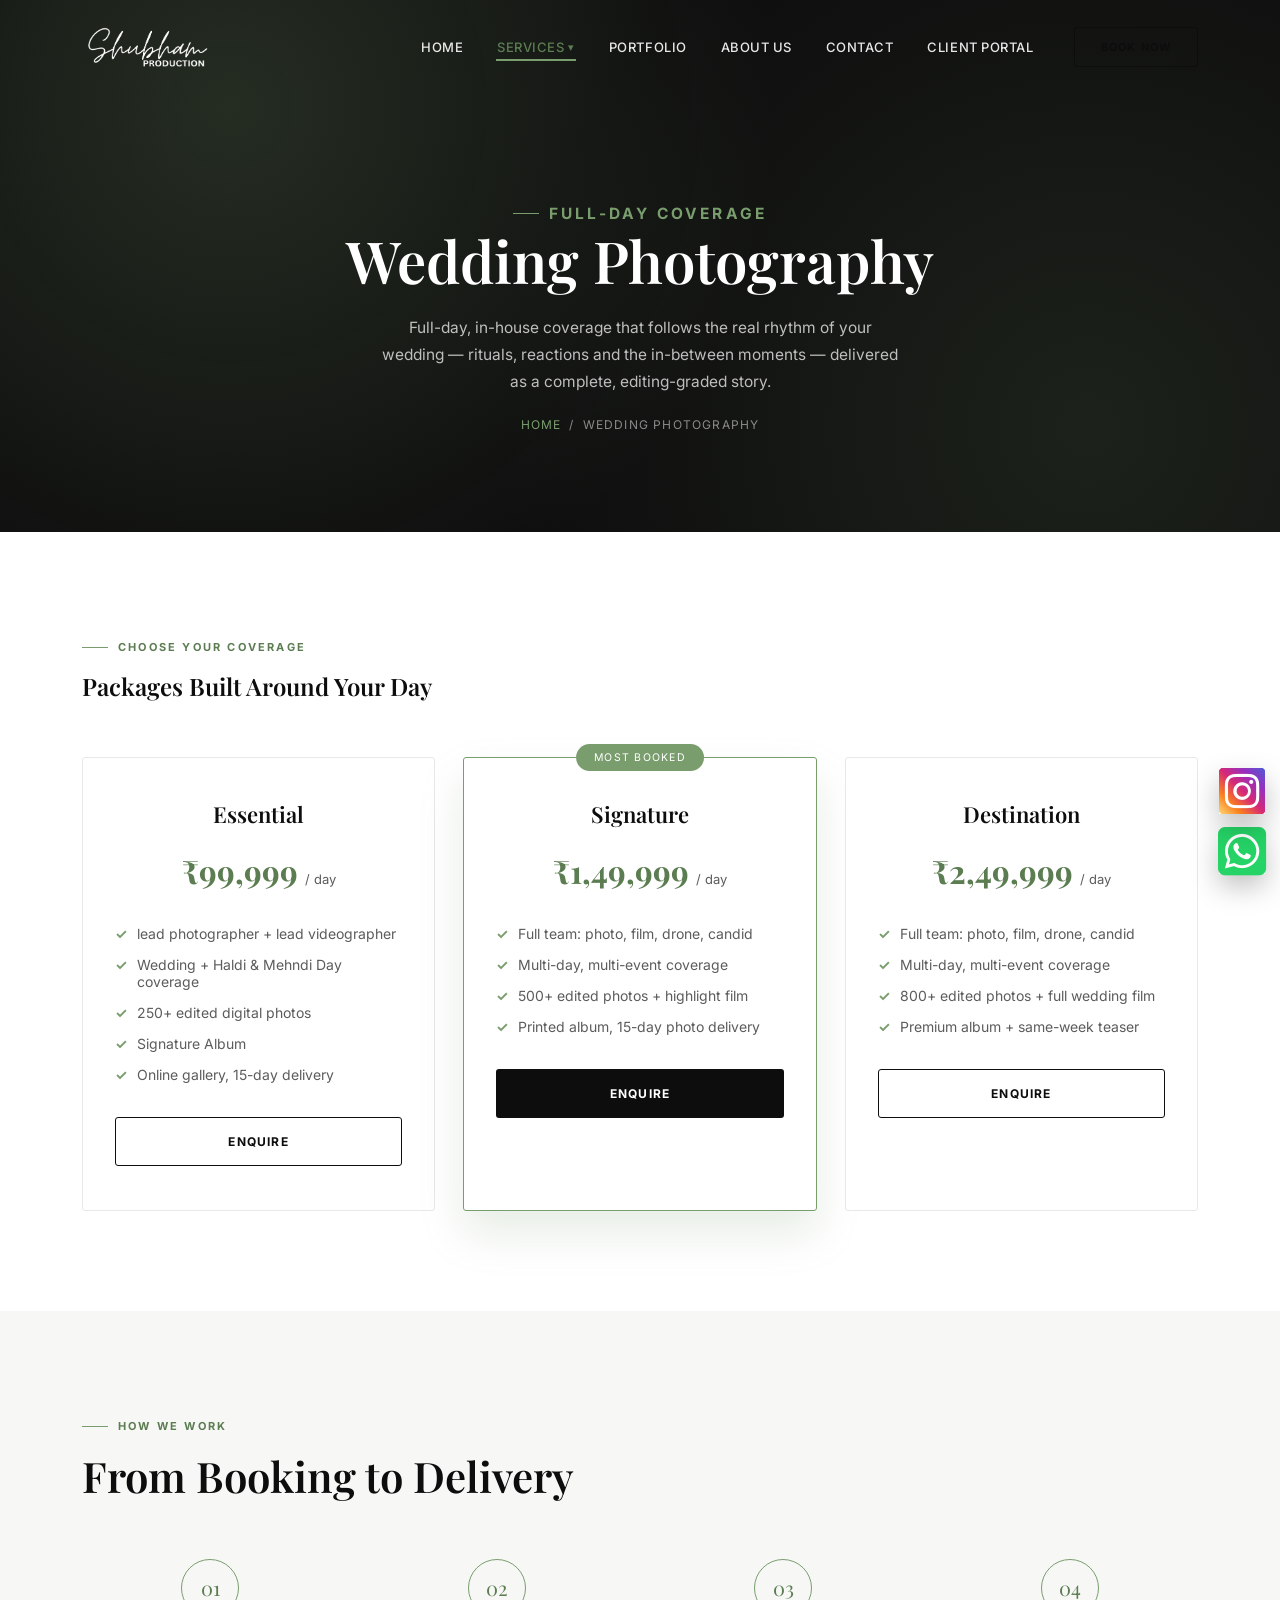
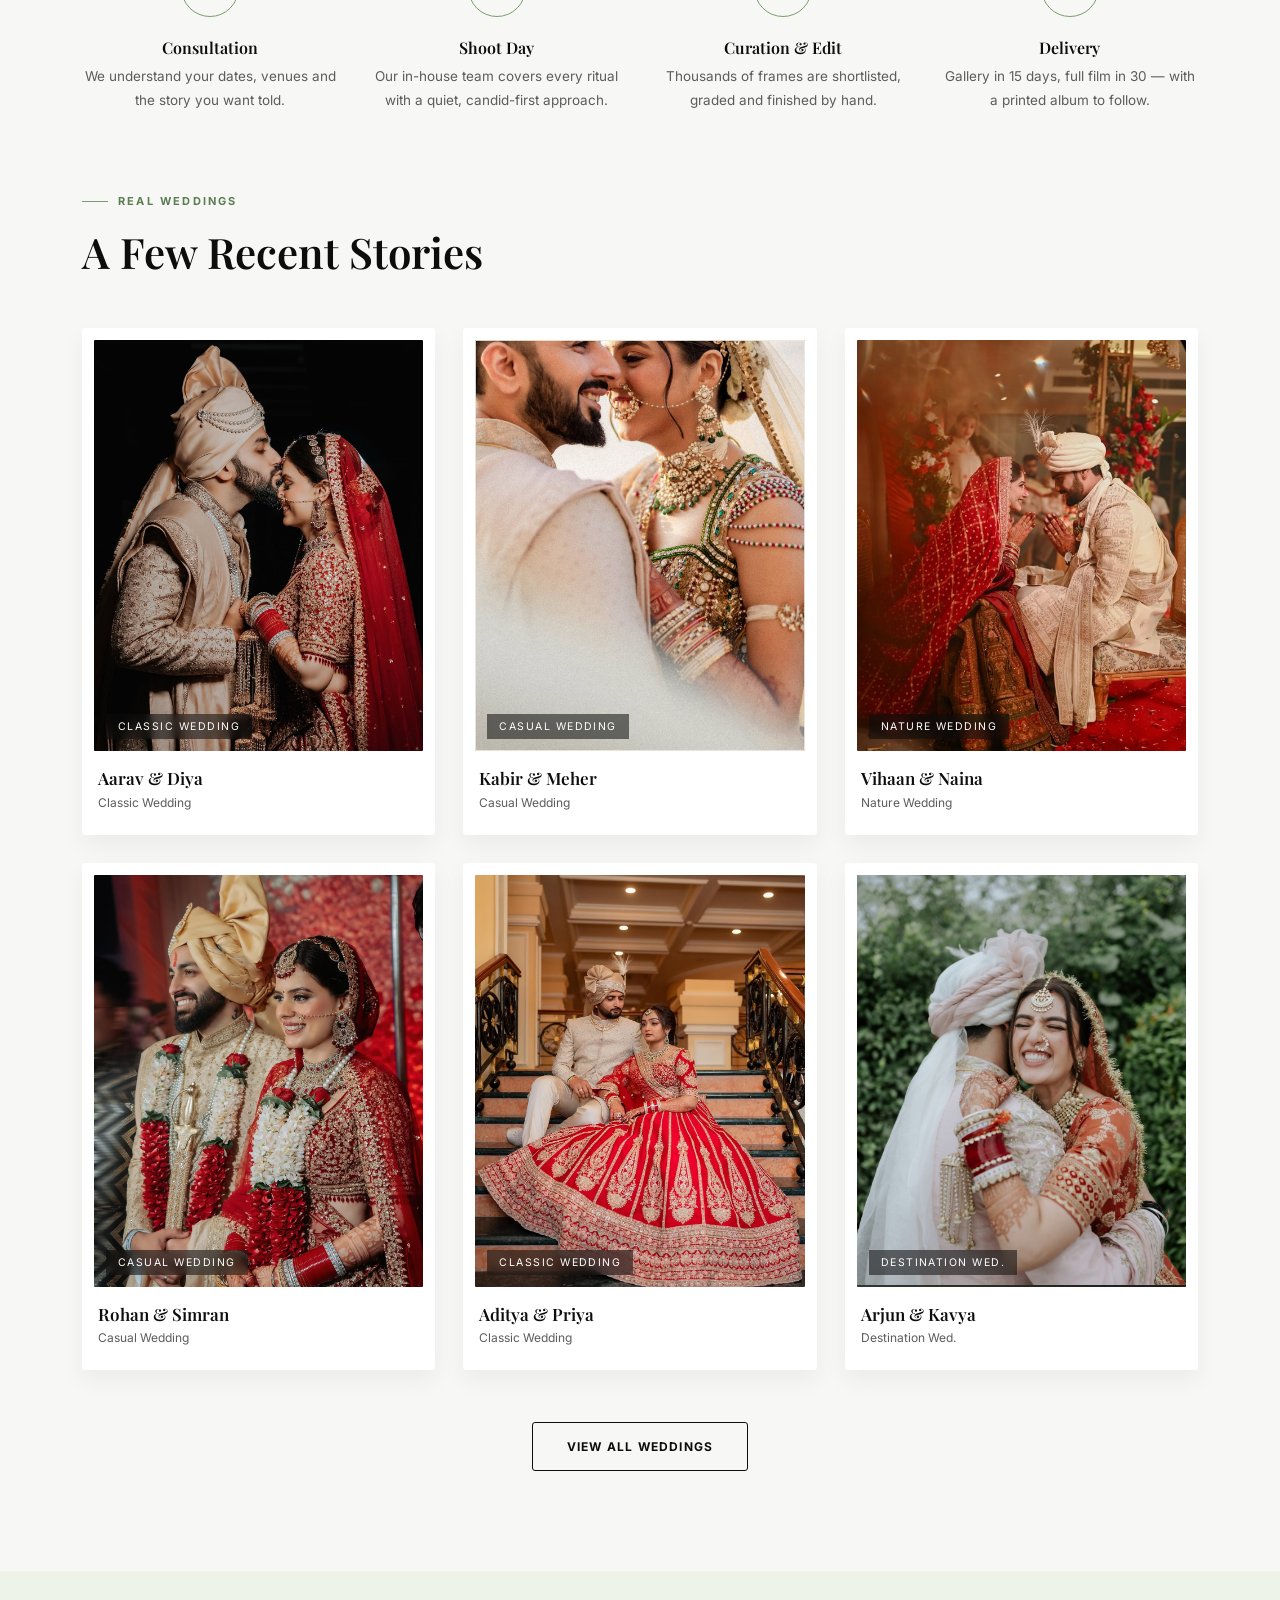
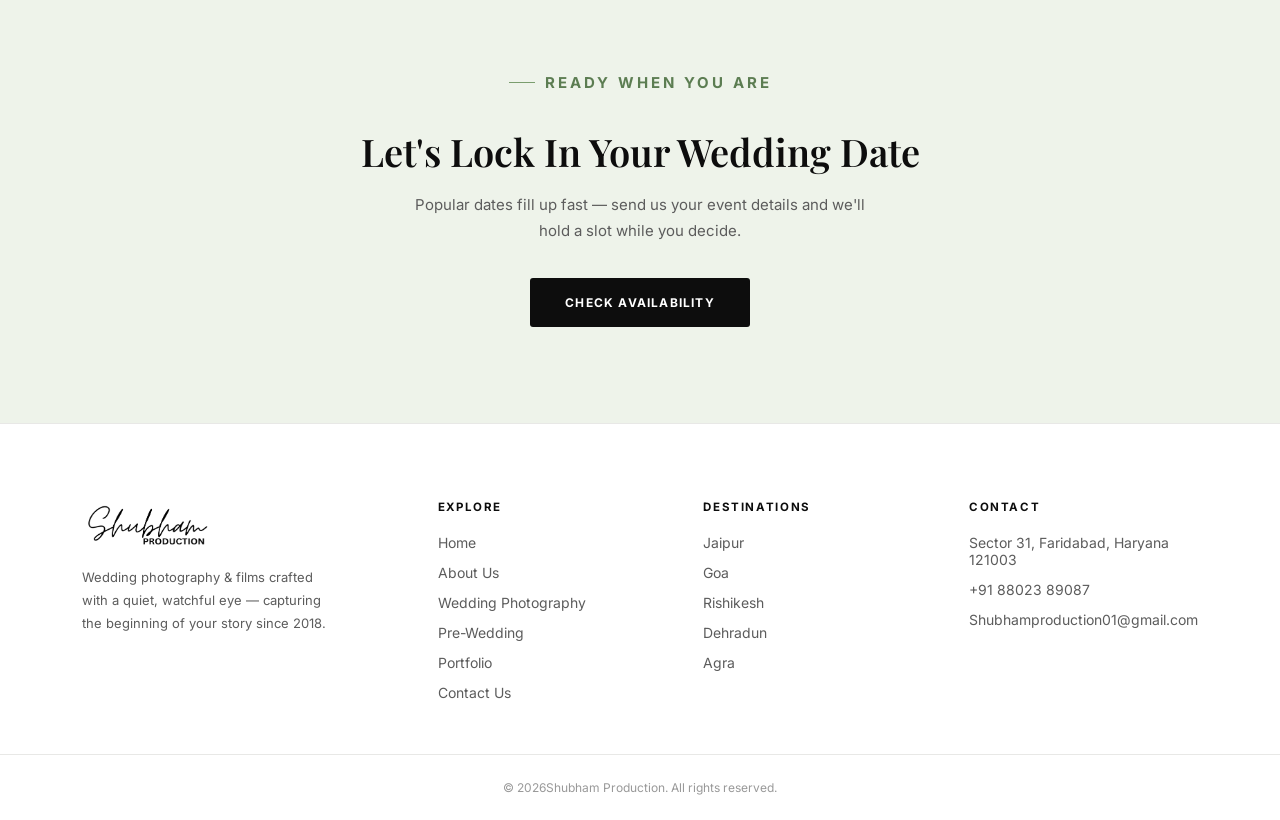
<file: wedding.html>
<!DOCTYPE html>
<html lang="en">
<head>
<meta charset="UTF-8">
<meta name="viewport" content="width=device-width, initial-scale=1.0">
<title>Wedding Photography | Shubham Production</title>
<link rel="preconnect" href="https://fonts.googleapis.com">
<link href="https://fonts.googleapis.com/css2?family=Playfair+Display:ital,wght@0,500;0,600;0,700;1,500&family=Inter:wght@400;500;600&display=swap" rel="stylesheet">
<link rel="stylesheet" href="style.css">
<link rel="stylesheet" href="offer-popup.css">
<link rel="icon" href="img/favicon.png">
<link rel="stylesheet" href="https://cdnjs.cloudflare.com/ajax/libs/font-awesome/6.5.2/css/all.min.css">
</head>
<body>

<header class="site-header" id="header">
    <div class="header-inner">
      <a href="index.html" class="logo h-logo"><img src="img/logo-white.png"
          alt="Shubham Production"></a>
      <nav class="main-nav" id="mainNav">
        <a href="index.html" class="nav-link">Home</a>
        <div class="nav-dropdown">
          <a href="#" class="nav-link active">Services <i class="chev">▾</i></a>
          <div class="dropdown-menu">
            <a href="pre-wedding.html">Pre-Wedding Photography</a>
            <a href="wedding.html">Wedding Photography</a>
          </div>
        </div>
        <a href="portfolio.html" class="nav-link">Portfolio</a>
        <a href="about.html" class="nav-link">About Us</a>
        <a href="contact.html" class="nav-link">Contact</a>
        <a href="client-portal.html" class="nav-link">Client Portal</a>
      </nav>
      <a href="contact.html" class="btn btn-outline header-cta">Book Now</a>
      <button class="menu-toggle" id="menuToggle" aria-label="Toggle menu">
        <span></span><span></span><span></span>
      </button>
    </div>
  </header>


<section class="page-hero">
  <div class="page-hero-content">
    <p class="eyebrow">Full-Day Coverage</p>
    <h1>Wedding Photography</h1>
    <p>Full-day, in-house coverage that follows the real rhythm of your wedding — rituals, reactions and the in-between moments — delivered as a complete, editing-graded story.</p>
    <div class="breadcrumb"><a href="index.html">Home</a><span class="sep">/</span>Wedding Photography</div>
  </div>
</section>

<section class="about" id="destinations">
  <div class="section-inner">
    <p class="eyebrow reveal">Choose Your Coverage</p>
    <h2 class="reveal">Packages Built Around Your Day</h2>

    <div class="packages-grid">
      <div class="package-card reveal">
        <h3 class="package-name">Essential</h3>
        <p class="package-price">₹99,999 <span>/ day</span></p>
        <ul class="package-list">
          <li>lead photographer + lead videographer</li>
          <li>Wedding + Haldi & Mehndi Day coverage</li>
          <li>250+ edited digital photos</li>
          <li>Signature Album</li>
          <li>Online gallery, 15-day delivery</li>
        </ul>
        <a href="contact.html#contactEnquire" class="btn btn-outline" style="width:100%;">Enquire</a>
      </div>

      <div class="package-card featured reveal reveal-delay-1">
        <span class="package-badge">Most Booked</span>
        <h3 class="package-name">Signature</h3>
        <p class="package-price">₹1,49,999 <span>/ day</span></p>
        <ul class="package-list">
          <li>Full team: photo, film, drone, candid</li>
          <li>Multi-day, multi-event coverage</li>
          <li>500+ edited photos + highlight film</li>
          <li>Printed album, 15-day photo delivery</li>
        </ul>
        <a href="contact.html#contactEnquire" class="btn btn-gold" style="width:100%;">Enquire</a>
      </div>

      <div class="package-card reveal reveal-delay-2">
        <h3 class="package-name">Destination</h3>
        <p class="package-price">₹2,49,999 <span>/ day</span></p>
        <ul class="package-list">
          <li>Full team: photo, film, drone, candid</li>
          <li>Multi-day, multi-event coverage</li>
          <li>800+ edited photos + full wedding film</li>
          <li>Premium album + same-week teaser</li>
        </ul>
        <a href="contact.html#contactEnquire" class="btn btn-outline" style="width:100%;">Enquire</a>
      </div>
    </div>
  </div>
</section>

<section class="portfolio" id="faq">
  <div class="section-inner">
    <p class="eyebrow reveal">How We Work</p>
    <h2 class="reveal">From Booking to Delivery</h2>

    <div class="process-grid">
      <div class="process-step reveal">
        <div class="process-num">01</div>
        <h3>Consultation</h3>
        <p>We understand your dates, venues and the story you want told.</p>
      </div>
      <div class="process-step reveal reveal-delay-1">
        <div class="process-num">02</div>
        <h3>Shoot Day</h3>
        <p>Our in-house team covers every ritual with a quiet, candid-first approach.</p>
      </div>
      <div class="process-step reveal reveal-delay-2">
        <div class="process-num">03</div>
        <h3>Curation & Edit</h3>
        <p>Thousands of frames are shortlisted, graded and finished by hand.</p>
      </div>
      <div class="process-step reveal reveal-delay-3">
        <div class="process-num">04</div>
        <h3>Delivery</h3>
        <p>Gallery in 15 days, full film in 30 — with a printed album to follow.</p>
      </div>
    </div>

    <p class="eyebrow reveal" style="margin-top:80px;">Real Weddings</p>
    <h2 class="reveal">A Few Recent Stories</h2>
    <div class="portfolio-grid" id="portfolioGrid"></div>
    <div class="portfolio-cta">
        <a href="portfolio.html#pfStickyBar" class="btn btn-outline">View All Weddings</a>
      </div>
  </div>
</section>

<section class="cta-banner">
  <div class="section-inner" style="padding:0;">
    <p class="eyebrow center">Ready When You Are</p>
    <h2>Let's Lock In Your Wedding Date</h2>
    <p>Popular dates fill up fast — send us your event details and we'll hold a slot while you decide.</p>
    <a href="contact.html#bookingForm" class="btn btn-gold">Check Availability</a>
  </div>
</section>

<footer class="site-footer">
    <div class="section-inner footer-grid">
      <div class="footer-brand">
        <a href="index.html" class="logo f-logo"><img src="img/logo.png"
          alt="Shubham Production"></a>
        <p>Wedding photography &amp; films crafted with a quiet, watchful eye — capturing the beginning of your story
          since 2018.</p>
      </div>
      <div class="footer-col">
        <h4>Explore</h4>
        <a href="index.html">Home</a>
        <a href="about.html">About Us</a>
        <a href="wedding.html">Wedding Photography</a>
        <a href="pre-wedding.html">Pre-Wedding</a>
        <a href="portfolio.html">Portfolio</a>
        <a href="contact.html">Contact Us</a>
      </div>
      <div class="footer-col">
        <h4>Destinations</h4>
        <a href="portfolio.html">Jaipur</a>
        <a href="portfolio.html">Goa</a>
        <a href="portfolio.html">Rishikesh</a>
        <a href="portfolio.html">Dehradun</a>
        <a href="portfolio.html">Agra</a>
      </div>
      <div class="footer-col">
        <h4>Contact</h4>
        <a href="contact.html">Sector 31, Faridabad, Haryana 121003</a>
        <a href="tel:+918802389087">+91 88023 89087</a>
        <a href="mailto:Shubhamproduction01@gmail.com">Shubhamproduction01@gmail.com</a>
      </div>
    </div>
    <div class="footer-bottom">
      <p>© <span id="year"></span>Shubham Production. All rights reserved.</p>
    </div>
  </footer>

  <a href="https://wa.me/918802389087" target="_blank" class="whatsapp-fab" aria-label="Contact us"><i class="fa-brands fa-square-whatsapp"></i></a>
  <a href="https://www.instagram.com/shubhamproduction_/" target="_blank" class="instagram-fab" aria-label="Contact us"><i class="fa-brands fa-square-instagram"></i></a>


<script src="script.js"></script>
<script src="offer-popup.js" defer></script>
</body>
</html>
</file>
<file: style.css>
/* =========================================================
    GOLDEN FRAME STUDIO — Professional Wedding Photography
    Theme: White & Black with a Light Sage-Green accent
    ========================================================= */
  :root{
    --bg:        #ffffff;
    --black:     #0d0d0d;
    --ink:       #141414;
    --ink-soft:  #5c5c5c;
    --line:      #e8e8e6;
    --panel:     #f7f7f5;

    --green:      #7a9d6e;   /* primary accent — hover, links, highlights */
    --green-dark: #5c7d52;
    --green-pale: #eef3ea;   /* soft tint backgrounds */

    --font-display: "Playfair Display", serif;
    --font-body: "Inter", sans-serif;

    --radius: 3px;
    --container: 1180px;
    --ease: cubic-bezier(.4,0,.2,1);
    --ease-out-back: cubic-bezier(.34,1.56,.64,1);
  }

  *,*::before,*::after{ box-sizing: border-box; }
  html{ scroll-behavior: smooth; }
  body{
    margin:0;
    font-family: var(--font-body);
    color: var(--ink);
    background: var(--bg);
    -webkit-font-smoothing: antialiased;
  }
  img{ max-width:100%; display:block; }
  a{ text-decoration:none; color:inherit; }
  ul{ list-style:none; margin:0; padding:0; }
  h1,h2,h3{ font-family: var(--font-display); font-weight:600; margin:0; line-height:1.15; color: var(--black); }
  p{ margin:0; line-height:1.75; color: var(--ink-soft); }
  ::selection{ background: var(--green); color:#fff; }

  .section-inner{
    max-width: var(--container);
    margin: 0 auto;
    padding: 100px 32px;
  }
  .eyebrow{
    display:inline-flex;
    align-items:center;
    gap:10px;
    font-family: var(--font-body);
    text-transform: uppercase;
    letter-spacing: .2em;
    font-size: 11px;
    font-weight: 700;
    color: var(--green-dark);
    margin: 0 0 16px;
  }
  .eyebrow::before{
    content:"";
    width: 26px; height:1px;
    background: var(--green);
  }
  .eyebrow.center{ justify-content:center; }
  .center{ text-align:center; margin-left:auto; margin-right:auto; }

  @media (prefers-reduced-motion: reduce){
    *{ animation-duration: .001ms !important; transition-duration: .001ms !important; scroll-behavior:auto !important; }
  }

  /* =========================================================
    Reveal-on-load keyframes
    ========================================================= */
  @keyframes fadeUp{
    from{ opacity:0; transform: translateY(22px); }
    to{ opacity:1; transform: translateY(0); }
  }
  @keyframes fadeIn{
    from{ opacity:0; }
    to{ opacity:1; }
  }
  @keyframes drawLine{
    from{ width:0; }
    to{ width:26px; }
  }
  @keyframes pulseRing{
    0%{ box-shadow: 0 0 0 0 rgba(122,157,110,.45); }
    70%{ box-shadow: 0 0 0 14px rgba(122,157,110,0); }
    100%{ box-shadow: 0 0 0 0 rgba(122,157,110,0); }
  }
  @keyframes bob{ 0%,100%{ transform: translateY(0);} 50%{ transform: translateY(6px);} }

  /* =========================================================
    Buttons
    ========================================================= */
  .btn{
    position:relative;
    display:inline-flex;
    align-items:center;
    justify-content:center;
    padding: 16px 34px;
    font-size: 12px;
    font-weight: 700;
    letter-spacing:.1em;
    text-transform: uppercase;
    border-radius: var(--radius);
    border: 1px solid transparent;
    cursor:pointer;
    overflow:hidden;
    isolation:isolate;
    transition: color .35s var(--ease), border-color .35s var(--ease), transform .3s var(--ease), box-shadow .3s var(--ease);
  }
  .btn::before{
    content:"";
    position:absolute; inset:0;
    transform: translateX(-101%);
    transition: transform .45s var(--ease);
    z-index:-1;
  }
  .btn:hover{ transform: translateY(-3px); }
  .btn:active{ transform: translateY(-1px); }
  .btn:focus-visible{ outline: 2px solid var(--green); outline-offset: 3px; }

  .btn-gold{ background: var(--black); color:#fff }
  .btn-gold::before{ background: var(--green); }
  .btn-gold:hover{ color:#fff; box-shadow: 0 14px 28px rgba(122,157,110,.35); }
  .btn-gold:hover::before{ transform: translateX(0); }

  .btn-outline{border-color: var(--black); color: var(--black); background: transparent; }
  .btn-outline::before{ background: var(--black); }
  .btn-outline:hover{ color:#fff; }
  .btn-outline:hover::before{ transform: translateX(0); }

  .btn-ghost{ border-color: rgba(255,255,255,.5); color:#fff; background: transparent; }
  .btn-ghost::before{ background: var(--green); }
  .btn-ghost:hover{ border-color: var(--green); color:#fff; }
  .btn-ghost:hover::before{ transform: translateX(0); }

  /* =========================================================
    HEADER
    ========================================================= */
  .site-header{
    position: fixed; top:0; left:0; right:0; z-index: 100;
    background: transparent;
    transition: background .4s var(--ease), box-shadow .4s var(--ease), padding .4s var(--ease);
  }
  .site-header.scrolled{
    background: rgba(255,255,255,.92);
    backdrop-filter: blur(10px);
    box-shadow: 0 2px 24px rgba(0,0,0,.06);
  }
  .header-inner{
    max-width: var(--container);
    margin:0 auto;
    padding: 22px 32px;
    display:flex; align-items:center; gap: 40px;
    transition: padding .4s var(--ease);
  }
  .site-header.scrolled .header-inner{ padding: 14px 32px; }
  .h-logo img{
    height: 50px;
    width: 130px;
  }
  .logo{
    font-family: var(--font-display);
    font-size: 22px;
    font-weight:700;
    color:#fff;
    letter-spacing: .02em;
    transition: color .4s var(--ease);
  }
  .site-header.scrolled .logo{content: url("img/logo.png");
    background-size: contain;
    background-repeat: no-repeat;
    height: 50px;
    width: 130px;
  }
  .logo span{ color: var(--green); font-style: italic; font-weight:500; }

  .main-nav{ display:flex; align-items:center; gap: 32px; margin-left: auto; }
  .nav-link{
    position:relative;
    color: rgba(255,255,255,.9);
    font-size: 13px;
    font-weight:500;
    letter-spacing:.04em;
    text-transform: uppercase;
    padding: 6px 1px;
    display:flex; align-items:center; gap:4px;
    transition: color .3s var(--ease);
  }
  .site-header.scrolled .nav-link{ color: var(--ink); }
  .nav-link::after{
    content:"";
    position:absolute; left:0; bottom:0;
    width:0; height:2px;
    background: var(--green);
    transition: width .3s var(--ease);
  }
  .nav-link:hover, .nav-link.active{ color: var(--green-dark); }
  .nav-link:hover::after, .nav-link.active::after{ width:100%; }
  .chev{ font-style:normal; font-size: 11px; transition: transform .3s var(--ease); }
  .nav-dropdown:hover .chev{ transform: rotate(180deg); }

  .nav-dropdown{ position:relative; }
  .dropdown-menu{
    position:absolute; top: 100%; left:0; margin-top:14px;
    background: #fff;
    min-width: 230px;
    padding: 10px 0;
    border-radius: var(--radius);
    box-shadow: 0 20px 45px rgba(0,0,0,.12);
    border: 1px solid var(--line);
    opacity:0; visibility:hidden; transform: translateY(10px);
    transition: opacity .3s var(--ease), transform .3s var(--ease), visibility .3s;
  }
  .nav-dropdown:hover .dropdown-menu,
  .nav-dropdown:focus-within .dropdown-menu{
    opacity:1; visibility:visible; transform: translateY(0);
  }
  .dropdown-menu a{
    display:block; padding: 11px 22px;
    color: var(--ink-soft); font-size: 13px;
    border-left: 2px solid transparent;
    transition: all .25s var(--ease);
  }
  .dropdown-menu a:hover{ background: var(--green-pale); color: var(--green-dark); border-left-color: var(--green); padding-left: 26px; }

  .header-cta{ padding: 12px 26px; font-size:11px;  }
  .menu-toggle{ display:none; background:none; border:none; cursor:pointer; padding:6px; }
  .menu-toggle span{ display:block; width: 24px; height:2px; background:#fff; margin: 5px 0; transition: all .3s var(--ease); }
  .site-header.scrolled .menu-toggle span{ background: var(--black); }

  /* =========================================================
    HERO
    ========================================================= */
  .hero{
    position: relative;
    min-height: 100vh;
    display:flex; flex-direction:column; align-items:center; justify-content:center;
    text-align:center;
    padding: 140px 24px 60px;
    background: var(--black);
    overflow:hidden;
  }
  .hero::before{
    content:"";
    position:absolute; inset:0;
    background:
      radial-gradient(circle at 18% 20%, rgba(122,157,110,.22), transparent 45%),
      radial-gradient(circle at 82% 78%, rgba(122,157,110,.14), transparent 50%);
  }
  .hero-overlay{
    position:absolute; inset:0; z-index:1;
    background:
      linear-gradient(180deg, rgba(0,0,0,.3), rgba(0,0,0,.55) 55%, rgba(0,0,0,.82)),
      repeating-linear-gradient(120deg, rgba(255,255,255,.03) 0 2px);
    pointer-events:none;
  }

  /* Ken Burns rotating hero slideshow */
  .hero-slideshow{ position:absolute; inset:0; z-index:0; overflow:hidden; }
  .hero-slide{
    position:absolute; inset:0; opacity:0;
    transition: opacity 1.8s ease;
    animation: kenBurns 18s ease-in-out infinite alternate;
  }
  .hero-slide.active{ opacity:1; }
  /* .hero-slide:nth-child(1){ background: radial-gradient(circle at 25% 30%, #2b2b2b, #0a0a0a 72%); transform-origin: top left; }
  .hero-slide:nth-child(2){ background: radial-gradient(circle at 75% 35%, #3d5236, #0a0a0a 72%); transform-origin: bottom right; animation-delay: -5s; }
  .hero-slide:nth-child(3){ background: radial-gradient(circle at 50% 75%, #232323, #10190d 72%); transform-origin: center; animation-delay: -10s; }
  .hero-slide:nth-child(4){ background: radial-gradient(circle at 30% 80%, #5c7d52, #0a0a0a 72%); transform-origin: top right; animation-delay: -14s; } */
  .hero-slide:nth-child(1){
    background-image:
      url("img/portfolio/home/1.jpg");
    background-size: cover;
    background-position: center;
    background-repeat: no-repeat;
    transform-origin: top left;
  }

  .hero-slide:nth-child(2){
    background-image:
      url("img/portfolio/home/2.jpg");
    background-size: cover;
    background-position: center;
    background-repeat: no-repeat;
    transform-origin: center right;
    animation-delay: -5s;
  }

  .hero-slide:nth-child(3){
    background-image:
      url("img/portfolio/home/3.jpg");
    background-size: cover;
    background-position: center;
    background-repeat: no-repeat;
    transform-origin: top center ;
    animation-delay: -10s;
  }

  .hero-slide:nth-child(4){
    background-image:
      url("img/portfolio/home/4.jpg");
    background-size: cover;
    background-position: center;
    background-repeat: no-repeat;
    transform-origin: top center;
    animation-delay: -14s;
  }
  @keyframes kenBurns{ from{ transform: scale(1); } to{ transform: scale(1.2); } }

  .hero-dots{
    position:absolute; bottom: 74px; left:50%; transform: translateX(-50%);
    display:flex; gap:10px; z-index:2;
  }
  .hero-dot{
    width:8px; height:8px; border-radius:50%;
    background: rgba(255,255,255,.35); cursor:pointer; border:none; padding:0;
    transition: all .35s var(--ease);
  }
  .hero-dot.active{ background: var(--green); width:26px; border-radius:4px; }

  .hero-content{ position:relative; z-index:2; max-width: 760px; }
  .hero .eyebrow{ color: var(--green); justify-content:center; opacity:0; animation: fadeUp .8s var(--ease) .1s forwards; }
  .hero .eyebrow::before{ background: var(--green); }
  .hero h1{
    color:#fff;
    font-size: clamp(38px, 6vw, 70px);
    margin-bottom: 24px;
    opacity:0; animation: fadeUp .9s var(--ease) .28s forwards;
  }
  .hero h1 em{ color: var(--green); font-style: italic; }
  .hero-sub{
    color: rgba(255,255,255,.72);
    max-width: 520px;
    margin: 0 auto 42px;
    font-size: 16px;
    opacity:0; animation: fadeUp .9s var(--ease) .46s forwards;
  }
  .hero-actions{
    display:flex; gap:16px; justify-content:center; flex-wrap:wrap;
    opacity:0; animation: fadeUp .9s var(--ease) .64s forwards;
  }
  .hero-scroll{
    position:absolute; bottom: 34px; left:50%; transform: translateX(-50%); z-index:2;
    color: rgba(255,255,255,.55);
    font-size: 11px; letter-spacing:.2em; text-transform:uppercase;
    display:flex; flex-direction:column; align-items:center; gap:6px;
    opacity:0; animation: fadeIn 1s var(--ease) 1s forwards;
  }
  .hero-scroll span{ animation: bob 1.8s ease-in-out infinite; color: var(--green); }

  /* =========================================================
    ABOUT
    ========================================================= */
  .about-grid{
    display:grid;
    grid-template-columns: .9fr 1.1fr;
    gap: 64px;
    align-items:start;
  }
  .about-copy h2{ font-size: clamp(28px, 3.4vw, 42px); margin-bottom: 22px; }
  .about-copy p{ font-size: 15.5px; }
  .about-features{ display:grid; gap: 8px; }
  .feature{
    padding: 22px 0 22px 60px;
    position:relative;
    border-top: 1px solid var(--line);
    transition: padding-left .35s var(--ease);
  }
  .feature:last-child{ border-bottom: 1px solid var(--line); }
  .feature:hover{ padding-left: 68px; }
  .feature-num{
    position:absolute; left:0; top:22px;
    font-family: var(--font-display);
    font-size: 22px; font-style: italic;
    color: var(--green);
    transition: color .35s var(--ease);
  }
  .feature h3{ font-size: 17px; margin-bottom: 8px; }
  .feature p{ font-size: 14px; }

  .team-photo img {
    box-shadow:
      3px 4px 10px rgba(0, 0, 0, 0.18),
      3px 3px 12px rgba(218, 190, 100, 0.15);
  }

  /* =========================================================
    PORTFOLIO
    ========================================================= */
  .portfolio{ background: var(--panel); }
  .portfolio h2{ font-size: clamp(28px, 3.4vw, 42px); margin-bottom: 52px; }
  .portfolio-grid{
    display:grid;
    grid-template-columns: repeat(3, 1fr);
    gap: 28px;
  }
  .p-card{
    position:relative;
    background: #fff;
    padding: 12px 12px 22px;
    border-radius: var(--radius);
    box-shadow: 0 10px 24px rgba(0,0,0,.05);
    transition: transform .4s var(--ease), box-shadow .4s var(--ease);
  }
  .p-card:hover{ transform: translateY(-8px); box-shadow: 0 26px 46px rgba(0,0,0,.12); }
  .p-thumb{
    aspect-ratio: 4/5;
    border-radius: 1px;
    background: linear-gradient(150deg, var(--tone-a), var(--tone-b));
    position:relative;
    overflow:hidden;
  }
  .p-thumb::after{
    content:"";
    position:absolute; inset:0;
    background: rgba(13,13,13,.15);
    opacity:0; transition: opacity .4s var(--ease);
  }
  .p-card:hover .p-thumb::after{ opacity:1; }
  .p-thumb-inner{
    position:absolute; inset:0;
    transition: transform .6s var(--ease);
  }
  .p-card:hover .p-thumb-inner{ transform: scale(1.08); }
  .p-corner{
    position:absolute; width: 24px; height:24px;
    border: 2px solid #fff; z-index:2;
    opacity:0; transition: opacity .4s var(--ease) .1s;
  }
  .p-corner.tl{ top:10px; left:10px; border-right:none; border-bottom:none; }
  .p-corner.br{ bottom:10px; right:10px; border-left:none; border-top:none; }
  .p-card:hover .p-corner{ opacity:1; }
  .p-tag{
    position:absolute; bottom: 12px; left: 12px; z-index:2;
    color:#fff; font-size: 10.5px; text-transform: uppercase; letter-spacing:.14em;
    background: rgba(13,13,13,.55); padding: 6px 12px;
    backdrop-filter: blur(4px);
  }
  .p-names{ font-size: 17px; margin: 18px 4px 3px; transition: color .3s var(--ease); }
  .p-card:hover .p-names{ color: var(--green-dark); }
  .p-type{ font-size: 12px; margin: 0 4px; color: var(--ink-soft); }
  .portfolio-cta{ text-align:center; margin-top: 52px; }

  /* =========================================================
    FAQ
    ========================================================= */
  .faq-grid{
    display:grid;
    grid-template-columns: .8fr 1.2fr;
    gap: 64px;
  }
  .faq-heading h2{ font-size: clamp(28px, 3.4vw, 40px); margin: 0 0 18px; }
  .faq-sub{ font-size: 14px; margin-top: 18px; }
  .faq-item{ border-bottom: 1px solid var(--line); }
  .faq-question{
    width:100%; text-align:left;
    background:none; border:none; cursor:pointer;
    padding: 24px 4px;
    font-family: var(--font-body);
    font-size: 15px; font-weight:600; color: var(--black);
    display:flex; justify-content:space-between; align-items:center; gap: 16px;
    transition: color .3s var(--ease);
  }
  .faq-question:hover{ color: var(--green-dark); }
  .faq-question:focus-visible{ outline: 2px solid var(--green); outline-offset:3px; }
  .faq-icon{
    font-size:18px; color: var(--green); flex-shrink:0;
    display:inline-flex; align-items:center; justify-content:center;
    width:28px; height:28px; border-radius:50%; border:1px solid var(--line);
    transition: transform .35s var(--ease-out-back), background .3s var(--ease), border-color .3s var(--ease), color .3s var(--ease);
  }
  .faq-item.open .faq-icon{ transform: rotate(135deg); background: var(--green); color:#fff; border-color: var(--green); }
  .faq-answer{
    max-height:0; overflow:hidden;
    transition: max-height .4s var(--ease);
  }
  .faq-answer p{ font-size: 14px; padding: 0 4px 24px; }
  .faq-item.open .faq-answer{ max-height: 240px; }

  /* =========================================================
    CONTACT
    ========================================================= */
  .contact{ background: var(--black); }
  .contact-grid{ display:grid; grid-template-columns: .85fr 1.15fr; gap: 64px; }
  .contact h2{ color:#fff; font-size: clamp(28px,3.4vw,40px); margin-bottom:18px; }
  .contact .eyebrow{ color: var(--green); }
  .contact .eyebrow::before{ background: var(--green); }
  .contact-info > p{ color: rgba(255,255,255,.65); font-size:14px; max-width: 340px; }
  .contact-details{ margin-top: 42px; display:grid; gap: 24px; }
  .contact-details li{ display:flex; flex-direction:column; gap:5px; padding-left:18px; border-left:2px solid var(--green); }
  .contact-details strong{ color: var(--green); font-size:11px; text-transform:uppercase; letter-spacing:.14em; }
  .contact-details span{ color:#fff; font-size:15px; }

  .contact-form{ background: #fff; padding: 44px; border-radius: var(--radius); box-shadow: 0 30px 70px rgba(0,0,0,.35); }
  .form-row{ display:grid; grid-template-columns:1fr 1fr; gap: 18px; }
  .form-field{ margin-bottom: 20px; }
  .form-field label{ display:block; font-size:11.5px; font-weight:700; text-transform:uppercase; letter-spacing:.08em; color: var(--black); margin-bottom:9px; }
  .form-field input, .form-field select{
    width:100%; padding: 13px 14px; font-family: var(--font-body); font-size:14px;
    border: 1px solid var(--line); border-radius: var(--radius); background:#fff; color: var(--ink);
    transition: border-color .3s var(--ease), box-shadow .3s var(--ease);
  }
  .form-field input:hover, .form-field select:hover{ border-color: var(--green); }
  .form-field input:focus, .form-field select:focus{ outline:none; border-color: var(--green); box-shadow: 0 0 0 3px var(--green-pale); }
  #budgetValue{ color: var(--green-dark); font-weight:700; }
  input[type="range"]{ accent-color: var(--green); padding: 0; width:100%; }
  .form-submit{ width:100%; margin-top: 8px; }
  .form-note{ margin-top: 16px; font-size: 13px; color: var(--green-dark); text-align:center; min-height: 18px; }

  .map-placeholder {
    position: relative;
    overflow: hidden;
    border-radius: 12px;
  }

  .map-address {
    position: absolute;
    top: 15px;
    left: 15px;
    z-index: 2;

    display: flex;
    align-items: center;
    gap: 8px;

    background: rgba(255, 255, 255, 0.95);
    padding: 10px 16px;
    border-radius: 8px;

    font-size: 14px;
    color: #333;
    box-shadow: 0 4px 15px rgba(0, 0, 0, 0.15);
  }

  .map-address i {
    color: #b49a45;
  }

  /* =========================================================
    FOOTER
    ========================================================= */
  .site-footer{ background: #fff; border-top: 1px solid var(--line); }
  .footer-grid{
    display:grid; grid-template-columns: 1.4fr 1fr 1fr 1fr; gap: 40px;
    padding-top: 76px; padding-bottom: 40px;
  }
  .footer-brand .logo{ color: var(--black); }
  .footer-brand p{ color: var(--ink-soft); font-size:13px; margin-top:16px; max-width: 260px; }
  .footer-col h4{ color: var(--black); font-family: var(--font-body); font-size:11.5px; text-transform:uppercase; letter-spacing:.14em; margin: 0 0 20px; }
  .footer-col a{ display:block; color: var(--ink-soft); font-size:14px; margin-bottom: 13px; transition: color .3s var(--ease), transform .3s var(--ease); }
  .footer-col a:hover{ color: var(--green-dark); transform: translateX(4px); }
  .footer-bottom{ border-top: 1px solid var(--line); padding: 22px 32px; text-align:center; }
  .footer-bottom p{ color: #999; font-size:12px; }
  .f-logo img{height: 50px; width: 130px;}


  /* whatsapp-style floating button */
  .whatsapp-fab i{
    position:fixed; bottom: 26px; right: 15px; z-index:90;
    width: 46px; height:46px; color: #25D366;
    display:flex; align-items:center; justify-content:center;
    font-size: 55px; box-shadow: 0 12px 28px rgba(0,0,0,.25);
    transition: transform .35s var(--ease-out-back), background .3s var(--ease);
    animation: pulseRing 2.6s ease-out infinite;
  }

  .instagram-fab{
    position:fixed; bottom: 86px; right: 15px; z-index:90;
    width: 46px; height:46px; background: linear-gradient( 
      45deg,
      #FEDA75,
      #FA7E1E,
      #D62976,
      #962FBF,
      #4F5BD5
    );
    -webkit-background-clip: text;
    -webkit-text-fill-color: transparent;
    background-clip: text;

    display:flex; align-items:center; justify-content:center;
    font-size: 55px; box-shadow: 0 12px 28px rgba(0,0,0,.25);
    transition: transform .35s var(--ease-out-back), background .3s var(--ease);
    animation: pulseRing 2.6s ease-out infinite;
  }

  .whatsapp-fab i:hover{ transform:scale(1.1);}
  .instagram-fab:hover{ transform:scale(1.1);}

  /* =========================================================
    RESPONSIVE
    ========================================================= */
  @media (max-width: 980px){
    .about-grid, .faq-grid, .contact-grid{ grid-template-columns: 1fr; }
    .portfolio-grid{ grid-template-columns: repeat(2, 1fr); }
    .footer-grid{ grid-template-columns: 1fr 1fr; }
  }
  @media (max-width: 760px){
    .main-nav{
      position:fixed; top:0; right:0; height:100vh; width: 78%; max-width: 320px;
      background: #fff;
      flex-direction:column; align-items:flex-start; gap: 4px;
      padding: 100px 28px 28px;
      transform: translateX(100%);
      transition: transform .4s var(--ease);
      box-shadow: -10px 0 40px rgba(0,0,0,.1);
    }
    .main-nav.open{ transform: translateX(0); }
    .main-nav .nav-link{ color: var(--ink) !important; width:100%; padding:12px 0; }
    .nav-dropdown{ width:100%; }
    .dropdown-menu{ position:static; opacity:1; visibility:visible; transform:none; box-shadow:none; border:none; padding-left: 12px; display:none; margin-top:0; }
    .nav-dropdown.open .dropdown-menu{ display:block; }
    .header-cta{ display:none; }
    .menu-toggle{ display:block; margin-left: 12px; z-index:101; position: absolute; right: 40px;}
    .portfolio-grid{ grid-template-columns: 1fr; }
    .form-row{ grid-template-columns: 1fr; }
    .contact-form{
      padding: 28px 20px;
      margin-left: -20px;
      margin-right: -20px;
      width: calc(100% + 40px);
      border-radius: 0;
    }
    .form-row{ gap: 12px; }
    .form-field{ margin-bottom: 16px; }
    .footer-grid{ grid-template-columns: 1fr; padding: 56px 0 20px; }
    .section-inner{ padding: 64px 20px; }

    .footer-grid{ grid-template-columns: 1fr; padding: 56px 0 20px; }
    .section-inner{ padding: 64px 20px; }
  }

  /* =========================================================
    SCROLL-REVEAL UTILITY (used across all pages)
    ========================================================= */
  .reveal{ opacity:0; transform: translateY(30px); transition: opacity .8s var(--ease), transform .8s var(--ease); }
  .reveal.revealed{ opacity:1; transform:none; }
  .reveal-delay-1{ transition-delay:.12s; }
  .reveal-delay-2{ transition-delay:.24s; }
  .reveal-delay-3{ transition-delay:.36s; }

  /* =========================================================
    PAGE HERO (inner pages: wedding, pre-wedding, about, contact)
    ========================================================= */
  .page-hero{
    position:relative; background: var(--black);
    padding: 180px 24px 100px; text-align:center; overflow:hidden;
  }
  .page-hero::before{
    content:""; position:absolute; inset:0;
    background:
      radial-gradient(circle at 18% 20%, rgba(122,157,110,.22), transparent 48%),
      radial-gradient(circle at 85% 80%, rgba(122,157,110,.14), transparent 50%);
  }
  .page-hero-content{ position:relative; max-width: 720px; margin:0 auto; }
  .page-hero .eyebrow{ color: var(--green); justify-content:center; }
  .page-hero .eyebrow::before{ background: var(--green); }
  .page-hero h1{ color:#fff; font-size: clamp(34px, 5vw, 58px); }
  .page-hero p{ color: rgba(255,255,255,.72); max-width: 520px; margin: 20px auto 0; font-size:15.5px; }
  .breadcrumb{ margin-top: 22px; font-size: 12px; letter-spacing:.1em; text-transform:uppercase; color: rgba(255,255,255,.5); }
  .breadcrumb a{ color: var(--green); transition: color .3s var(--ease); }
  .breadcrumb a:hover{ color: var(--green-light, var(--green)); }
  .breadcrumb .sep{ margin: 0 8px; }

  /* =========================================================
    CTA BANNER (reused across pages)
    ========================================================= */
  .cta-banner{ background: var(--green-pale); text-align:center; padding: 96px 24px; }
  .cta-banner h2{ font-size: clamp(26px, 3vw, 38px); margin: 0 0 18px; }
  .cta-banner p{ max-width: 480px; margin: 0 auto 34px; font-size: 15px; }

  /* =========================================================
    PACKAGES (wedding / pre-wedding)
    ========================================================= */
  .packages-grid{ display:grid; grid-template-columns: repeat(3, 1fr); gap: 28px; margin-top: 56px; }
  .package-card{
    background:#fff; border:1px solid var(--line); border-radius: var(--radius);
    padding: 44px 32px; text-align:center; position:relative;
    transition: transform .4s var(--ease), box-shadow .4s var(--ease), border-color .4s var(--ease);
  }
  .package-card:hover{ transform: translateY(-8px); box-shadow: 0 28px 54px rgba(0,0,0,.1); border-color: var(--green); }
  .package-card.featured{ border-color: var(--green); box-shadow: 0 22px 44px rgba(122,157,110,.18); }
  .package-badge{
    position:absolute; top:-14px; left:50%; transform: translateX(-50%);
    background: var(--green); color:#fff; font-size: 10.5px; text-transform:uppercase;
    letter-spacing:.12em; padding: 7px 18px; border-radius: 20px;
  }
  .package-name{ font-family: var(--font-display); font-size: 22px; margin-bottom: 6px; }
  .package-price{ font-family: var(--font-display); font-size: 32px; font-weight:700; color: var(--green-dark); margin: 16px 0 26px; }
  .package-price span{ font-size: 13px; color: var(--ink-soft); font-weight:400; font-family: var(--font-body); }
  .package-list{ display:grid; gap: 14px; text-align:left; margin: 0 0 34px; }
  .package-list li{ display:flex; gap: 10px; font-size: 14px; color: var(--ink-soft); align-items:flex-start; }
  .package-list li::before{ content:"✓"; color: var(--green); font-weight:700; flex-shrink:0; }

  /* =========================================================
    PROCESS STEPS
    ========================================================= */
  .process-grid{ display:grid; grid-template-columns: repeat(4, 1fr); gap: 30px; margin-top: 58px; }
  .process-step{ text-align:center; }
  .process-num{
    width:58px; height:58px; border-radius:50%; border: 1.5px solid var(--green);
    display:flex; align-items:center; justify-content:center;
    font-family: var(--font-display); font-size:20px; color: var(--green-dark);
    margin: 0 auto 22px; transition: background .3s var(--ease), color .3s var(--ease), transform .3s var(--ease);
  }
  .process-step:hover .process-num{ background: var(--green); color:#fff; transform: scale(1.08); }
  .process-step h3{ font-size: 16px; margin-bottom: 8px; }
  .process-step p{ font-size: 13.5px; }

  /* =========================================================
    LOCATIONS GRID (pre-wedding)
    ========================================================= */
  .locations-grid{ display:grid; grid-template-columns: repeat(4, 1fr); gap: 22px; margin-top: 54px; }
  .location-card{ position:relative; aspect-ratio: 3/4; border-radius: var(--radius); overflow:hidden; }
  .location-tile{ position:absolute; inset:0; transition: transform .6s var(--ease); }
  .location-card:hover .location-tile{ transform: scale(1.12); }
  .location-overlay{
    position:absolute; inset:0;
    background: linear-gradient(0deg, rgba(0,0,0,.78), transparent 60%);
    display:flex; align-items:flex-end; padding: 20px;
  }
  .location-overlay h3{ color:#fff; font-size: 17px; }

  /* =========================================================
    TEAM GRID (about)
    ========================================================= */
  .team-grid{ display:grid; grid-template-columns: repeat(4, 1fr); gap: 30px; margin-top: 54px; }
  .team-card{ text-align:center; }
  .team-photo{
    aspect-ratio:1; border-radius:50%; margin: 0 auto 18px; width: 68%;
    transition: transform .4s var(--ease);
  }
  .team-card:hover .team-photo{ transform: scale(1.06); }
  .team-name{ font-size: 16px; margin-bottom: 4px; }
  .team-role{ font-size: 12.5px; color: var(--green-dark); text-transform:uppercase; letter-spacing:.08em; }

  /* =========================================================
    TIMELINE (about)
    ========================================================= */
  .timeline{ margin-top: 58px; position:relative; padding-left: 34px; border-left: 2px solid var(--line); }
  .timeline-item{ position:relative; padding-bottom: 44px; }
  .timeline-item:last-child{ padding-bottom:0; }
  .timeline-item::before{
    content:""; position:absolute; left:-40px; top:4px;
    width:12px; height:12px; border-radius:50%;
    background: var(--green); border: 3px solid #fff; box-shadow: 0 0 0 2px var(--green);
  }
  .timeline-year{ font-family: var(--font-display); font-style:italic; color: var(--green-dark); font-size:15px; margin-bottom:6px; }
  .timeline-item h3{ font-size: 17px; margin-bottom: 8px; }
  .timeline-item p{ font-size: 14px; max-width: 540px; }

  /* =========================================================
    STAT COUNTERS (about)
    ========================================================= */
  .stats-grid{
    display:grid; grid-template-columns: repeat(4, 1fr); gap: 24px;
    margin-top: 64px; padding: 50px 0;
    border-top: 1px solid var(--line); border-bottom: 1px solid var(--line);
  }
  .stat{ text-align:center; }
  .stat-num{ font-family: var(--font-display); font-size: 44px; font-weight:700; color: var(--black); }
  .stat-num .stat-suffix{ color: var(--green); }
  .stat-label{ font-size: 12px; text-transform:uppercase; letter-spacing:.1em; color: var(--ink-soft); margin-top: 8px; }

  /* =========================================================
    CONTACT PAGE EXTRAS
    ========================================================= */
  .contact-cards{ display:grid; grid-template-columns: repeat(3, 1fr); gap: 24px; margin-bottom: 64px; }
  .contact-card{
    background:#fff; border:1px solid var(--line); padding: 34px 28px; text-align:center;
    border-radius: var(--radius); transition: all .35s var(--ease);
  }
  .contact-card:hover{ border-color: var(--green); transform: translateY(-6px); box-shadow: 0 22px 44px rgba(0,0,0,.06); }
  .contact-card-icon{
    width:50px; height:50px; border-radius:50%; background: var(--green-pale); color: var(--green-dark);
    display:flex; align-items:center; justify-content:center; margin: 0 auto 18px; font-size: 20px;
  }
  .contact-card h3{ font-size: 15px; margin-bottom: 8px; }
  .contact-card p{ font-size: 13.5px; }
  .map-placeholder{
    margin-top: 64px; aspect-ratio: 16/6; border-radius: var(--radius);
    background: repeating-linear-gradient(135deg, var(--panel), var(--panel) 12px, #efefec 12px, #efefec 24px);
    display:flex; align-items:center; justify-content:center;
    color: var(--ink-soft); font-size: 13px; letter-spacing:.08em; text-transform:uppercase;
    border: 1px solid var(--line);
  }

  /* =========================================================
    404 PAGE
    ========================================================= */
  .error-page{
    min-height:100vh; display:flex; flex-direction:column; align-items:center; justify-content:center;
    text-align:center; padding: 140px 24px 60px; background:#fff; position:relative; overflow:hidden;
  }
  .error-code{
    font-family: var(--font-display); font-size: clamp(100px, 18vw, 220px); font-weight:700;
    line-height:1; color: var(--black); position:relative; display:inline-flex;
  }
  .error-code .zero{ color: var(--green); display:inline-block; animation: spin404 7s linear infinite; }
  @keyframes spin404{ from{ transform: rotate(0); } to{ transform: rotate(360deg); } }
  .error-title{ font-size: clamp(20px, 2.6vw, 28px); margin: 20px 0 14px; }
  .error-text{ max-width: 420px; margin: 0 auto 38px; font-size: 14.5px; }
  .error-deco{
    position:absolute; border-radius:50%; background: var(--green-pale);
    animation: floaty 6s ease-in-out infinite;
  }
  @keyframes floaty{ 0%,100%{ transform: translateY(0); } 50%{ transform: translateY(-20px); } }

  /* =========================================================
    EXTRA RESPONSIVE (new page sections)
    ========================================================= */
  @media (max-width: 980px){
    .packages-grid{ grid-template-columns: 1fr; }
    .process-grid{ grid-template-columns: repeat(2, 1fr); }
    .locations-grid{ grid-template-columns: repeat(2, 1fr); }
    .team-grid{ grid-template-columns: repeat(2, 1fr); }
    .stats-grid{ grid-template-columns: repeat(2, 1fr); row-gap: 32px; }
    .contact-cards{ grid-template-columns: 1fr; }
  }
  @media (max-width: 760px){
    .page-hero{ padding: 150px 20px 76px; }
    .process-grid{ grid-template-columns: 1fr; }
    .locations-grid{ grid-template-columns: 1fr; }
    .team-grid{ grid-template-columns: 1fr; }
    .stats-grid{ grid-template-columns: 1fr; }
    .error-code{ font-size: 96px; }
  }



  /* Contact Form Add more */

  /* Add Event Button */

  .add-event-btn {
    margin: 5px 0 20px;
    padding: 9px 16px;
    background: transparent;
    border: 1px solid var(--green-dark);
    color: var(--green-dark);
    border-radius: 6px;
    cursor: pointer;
    font-size: 14px;
    transition: 0.3s ease;
  }

  .add-event-btn:hover {
    background: var(--green-dark);
    color: #fff;
  }


  /* Added Events */

  .added-events {
    display: flex;
    flex-direction: column;
    gap: 10px;
    margin-bottom: 20px;
  }

  .added-event {
    position: relative;
    padding: 14px 16px;
    border: 1px solid rgba(0, 0, 0, 0.08);
    border-radius: 8px;
    background: rgba(0, 0, 0, 0.025);
  }

  .added-event-title {
    font-size: 14px;
    font-weight: 600;
    margin-bottom: 6px;
  }

  .added-event-info {
    font-size: 13px;
    color: #666;
    line-height: 1.6;
  }

  .remove-added-event {
    position: absolute;
    right: 12px;
    top: 12px;

    border: none;
    background: transparent;
    color: #a33;

    cursor: pointer;
    font-size: 13px;
  }


  /* ================= MODAL ================= */

  .event-modal {
    position: fixed;
    inset: 0;

    display: none;
    align-items: center;
    justify-content: center;

    padding: 20px;

    background: rgba(0, 0, 0, 0.55);

    z-index: 9999;

    backdrop-filter: blur(5px);
  }

  .event-modal.active {
    display: flex;
  }

  .event-modal-box {
    position: relative;

    width: 100%;
    max-width: 480px;

    padding: 30px;

    background: #fff;

    border-radius: 14px;

    box-shadow: 0 20px 60px rgba(0, 0, 0, 0.25);

    animation: eventModalOpen 0.25s ease;
  }

  .event-modal-box h3 {
    margin: 0 0 6px;
  }

  .event-modal-subtitle {
    margin: 0 0 25px;
    color: #777;
    font-size: 14px;
  }

  .event-modal-close {
    position: absolute;

    top: 12px;
    right: 15px;

    width: 32px;
    height: 32px;

    border: none;
    background: transparent;

    font-size: 25px;
    cursor: pointer;

    color: #555;
  }

  .event-modal-close:hover {
    color: #000;
  }

  @keyframes eventModalOpen {
    from {
      opacity: 0;
      transform: translateY(15px) scale(0.97);
    }

    to {
      opacity: 1;
      transform: translateY(0) scale(1);
    }
  }




  /* =========================================================
    WHO WE ARE — PHOTO SECTION
    ========================================================= */

  .who-we-are {
    padding: 100px 0;
    background: #fff;
  }

  .who-we-are-grid {
    display: grid;
    grid-template-columns: minmax(0, 1.15fr) minmax(320px, 0.85fr);
    align-items: center;
    gap: 80px;
  }

  /* ---------- TEXT ---------- */

  .who-we-are .about-copy {
    max-width: 720px;
  }

  .who-we-are .about-copy h2 {
    margin-bottom: 28px;
  }

  .who-we-are .about-copy p {
    line-height: 1.85;
  }

  /* ---------- PHOTO ---------- */

  .who-we-are-photo {
    position: relative;
    width: 100%;
    max-width: 480px;
    margin-left: auto;
  }

  .who-photo-frame {
    position: relative;
    width: 100%;
    aspect-ratio: 4 / 5;
    overflow: hidden;
    border-radius: 18px;
    background: #f2f2f2;
  }

  /* Premium border/frame effect */
  .who-photo-frame::before {
    content: "";
    position: absolute;
    inset: 12px;
    border: 1px solid rgba(255, 255, 255, 0.7);
    border-radius: 12px;
    z-index: 2;
    pointer-events: none;
  }

  /* Image */
  .who-photo-frame img {
    width: 100%;
    height: 100%;
    display: block;
    object-fit: cover;
    object-position: center top;
    transition: transform 0.6s ease;
  }

  /* Slight zoom on hover */
  .who-we-are-photo:hover .who-photo-frame img {
    transform: scale(1.04);
  }

  /* ---------- PHOTO CAPTION ---------- */

  .who-photo-caption {
    position: absolute;
    left: 25px;
    right: 25px;
    bottom: 25px;
    z-index: 3;

    padding: 18px 20px;

    background: rgba(255, 255, 255, 0.94);
    backdrop-filter: blur(8px);
    -webkit-backdrop-filter: blur(8px);

    border-radius: 10px;
    box-shadow: 0 10px 30px rgba(0, 0, 0, 0.10);
  }

  .who-photo-caption span {
    display: block;

    font-family: "Playfair Display", serif;
    font-size: 21px;
    font-weight: 600;
    color: #111827;
    margin-bottom: 4px;
  }

  .who-photo-caption small {
    display: block;

    font-family: "Inter", sans-serif;
    font-size: 12px;
    letter-spacing: 0.08em;
    text-transform: uppercase;
    color: #5c7d52;
  }


  /* =========================================================
    TABLET
    ========================================================= */

  @media (max-width: 900px) {

    .who-we-are {
      padding: 80px 0;
    }

    .who-we-are-grid {
      grid-template-columns: 1fr 0.85fr;
      gap: 45px;
    }

    .who-we-are-photo {
      max-width: 400px;
    }

    .who-photo-caption {
      left: 18px;
      right: 18px;
      bottom: 18px;
      padding: 15px 16px;
    }

    .who-photo-caption span {
      font-size: 18px;
    }
  }


  /* =========================================================
    MOBILE
    ========================================================= */

  @media (max-width: 700px) {

    .who-we-are {
      padding: 65px 0;
    }

    .who-we-are-grid {
      grid-template-columns: 1fr;
      gap: 45px;
    }

    /* Photo first on mobile */
    .who-we-are-photo {
      order: -1;
      width: 100%;
      max-width: 430px;
      margin: 0 auto;
    }

    .who-photo-frame {
      aspect-ratio: 4 / 5;
      border-radius: 15px;
    }

    .who-photo-frame::before {
      inset: 9px;
      border-radius: 10px;
    }

    .who-photo-caption {
      left: 15px;
      right: 15px;
      bottom: 15px;
      padding: 14px 15px;
    }

    .who-photo-caption span {
      font-size: 18px;
    }

    .who-photo-caption small {
      font-size: 10px;
    }

    .who-we-are .about-copy h2 {
      margin-bottom: 22px;
    }

    .who-we-are .about-copy p {
      line-height: 1.75;
    }
  }


  /* =========================================================
    SMALL MOBILE
    ========================================================= */

  @media (max-width: 477px) {

    .who-we-are {
      padding: 50px 0;
    }

    .who-we-are-grid {
      gap: 35px;
    }

    .who-we-are-photo {
      max-width: 100%;
    }

    .who-photo-frame {
      aspect-ratio: 4 / 5;
      border-radius: 12px;
    }

    .who-photo-frame::before {
      inset: 7px;
    }

    .who-photo-caption {
      left: 10px;
      right: 10px;
      bottom: 10px;
      padding: 12px 13px;
    }

    .who-photo-caption span {
      font-size: 16px;
    }

    .who-photo-caption small {
      font-size: 9px;
    }
  }.who-we-are-photo {
    transition: transform 0.4s ease, filter 0.4s ease;
  }

  .who-we-are-photo:hover {
    transform: translateY(-6px);
  }

  .who-photo-frame {
    box-shadow:
      0 25px 60px rgba(0, 0, 0, 0.14),
      0 8px 20px rgba(0, 0, 0, 0.08);
  }




  /* ================= SMALL MOBILE — Contact Form ================= */
  @media (max-width: 480px){
    .contact-form{
      padding: 18px 14px;
      margin-left: -20px;
      margin-right: -20px;
      width: calc(100% + 40px);
    }
    .form-field label{
      font-size: 10.5px;
    }
    .form-field input,
    .form-field select{
      padding: 11px 12px;
      font-size: 13.5px;
    }
  }
</file>
<file: offer-popup.css>
/* =========================================================
   OFFER POPUP — offer-popup.css
   =========================================================
   Isko HTML page ke <head> me link karo, jis-jis page par
   popup dikhana hai:

     <link rel="stylesheet" href="css/offer-popup.css">

   (js/offer-popup.js is se alag file hai, usko </body> se
   pehle <script> tag se load karna hai, jaisa pehle bataya tha)
   ========================================================= */

.op-overlay {
  position: fixed;
  inset: 0;
  background: rgba(10, 10, 10, 0.6);
  z-index: 99998;
  display: flex;
  align-items: center;
  justify-content: center;
  padding: 16px;
  opacity: 0;
  pointer-events: none;
  transition: opacity .25s ease;
}
.op-overlay.op-open {
  opacity: 1;
  pointer-events: auto;
}

/* Card background — WHITE ab (pehle dark tha). Shadow black
   rakha hai taaki card page se clearly upar/uthaa hua lage. */
.op-card {
  position: relative;
  width: 100%;
  max-width: 340px;
  background: #ffffff;
  border: 1px solid rgba(122, 157, 110, 0.4);
  border-radius: 16px;
  padding: 26px 22px 22px;
  color: #1a1a1a;
  font-family: inherit;
  text-align: center;
  box-shadow: 0 20px 55px rgba(0, 0, 0, 0.4);
  transform: translateY(14px) scale(.97);
  opacity: 0;
  transition: transform .3s ease, opacity .3s ease;
}
.op-overlay.op-open .op-card {
  transform: translateY(0) scale(1);
  opacity: 1;
}

.op-close {
  position: absolute;
  top: 10px;
  right: 12px;
  background: none;
  border: none;
  color: #7a7a7a;
  font-size: 22px;
  line-height: 1;
  cursor: pointer;
  padding: 4px;
}
.op-close:hover { color: #111; }

.op-pill {
  display: inline-block;
  background: rgba(122, 157, 110, 0.15);
  color: #4c6b42;
  font-size: 11px;
  font-weight: 700;
  letter-spacing: .06em;
  text-transform: uppercase;
  padding: 5px 12px;
  border-radius: 999px;
  margin-bottom: 14px;
}

.op-title {
  font-size: 24px;
  font-weight: 800;
  margin: 0 0 4px;
  color: #171717;
}

.op-subtitle {
  font-size: 14px;
  color: #5c5c5c;
  margin: 0 0 20px;
  line-height: 1.4;
}

.op-code-row {
  display: flex;
  align-items: center;
  gap: 8px;
  background: #f4f7f2;
  border: 1.5px dashed rgba(92, 125, 82, 0.55);
  border-radius: 10px;
  padding: 10px 12px;
  margin-bottom: 16px;
}

.op-code {
  flex: 1;
  font-family: 'Courier New', monospace;
  font-size: 17px;
  font-weight: 700;
  letter-spacing: .06em;
  color: #2f4a29;
  text-align: left;
}
/* Masked state — jab tak code generate nahi hua */
.op-code.op-masked {
  color: #9a9a9a;
  letter-spacing: .12em;
}

.op-gen-btn {
  flex-shrink: 0;
  background: #7a9d6e;
  color: #101010;
  border: none;
  border-radius: 7px;
  padding: 7px 12px;
  font-size: 12.5px;
  font-weight: 700;
  cursor: pointer;
  transition: background .15s ease;
  white-space: nowrap;
}
.op-gen-btn:hover { background: #9cb98f; }
.op-gen-btn.op-copied { background: #5c7d52; color: #fff; }

.op-whatsapp-btn {
  display: flex;
  align-items: center;
  justify-content: center;
  gap: 9px;
  width: 100%;
  background: #25D366;
  color: #08210f;
  font-weight: 800;
  font-size: 15px;
  border: none;
  border-radius: 10px;
  padding: 13px 14px;
  cursor: pointer;
  text-decoration: none;
  box-sizing: border-box;
  transition: filter .15s ease, transform .15s ease;
}
.op-whatsapp-btn:hover {
  filter: brightness(1.08);
  transform: translateY(-1px);
}
.op-whatsapp-btn svg { flex-shrink: 0; }

.op-disclaimer {
  margin: 12px 0 0;
  font-size: 11px;
  color: #8a8a8a;
}

@media (max-width: 380px) {
  .op-card { padding: 22px 16px 18px; }
  .op-title { font-size: 21px; }
}
</file>
